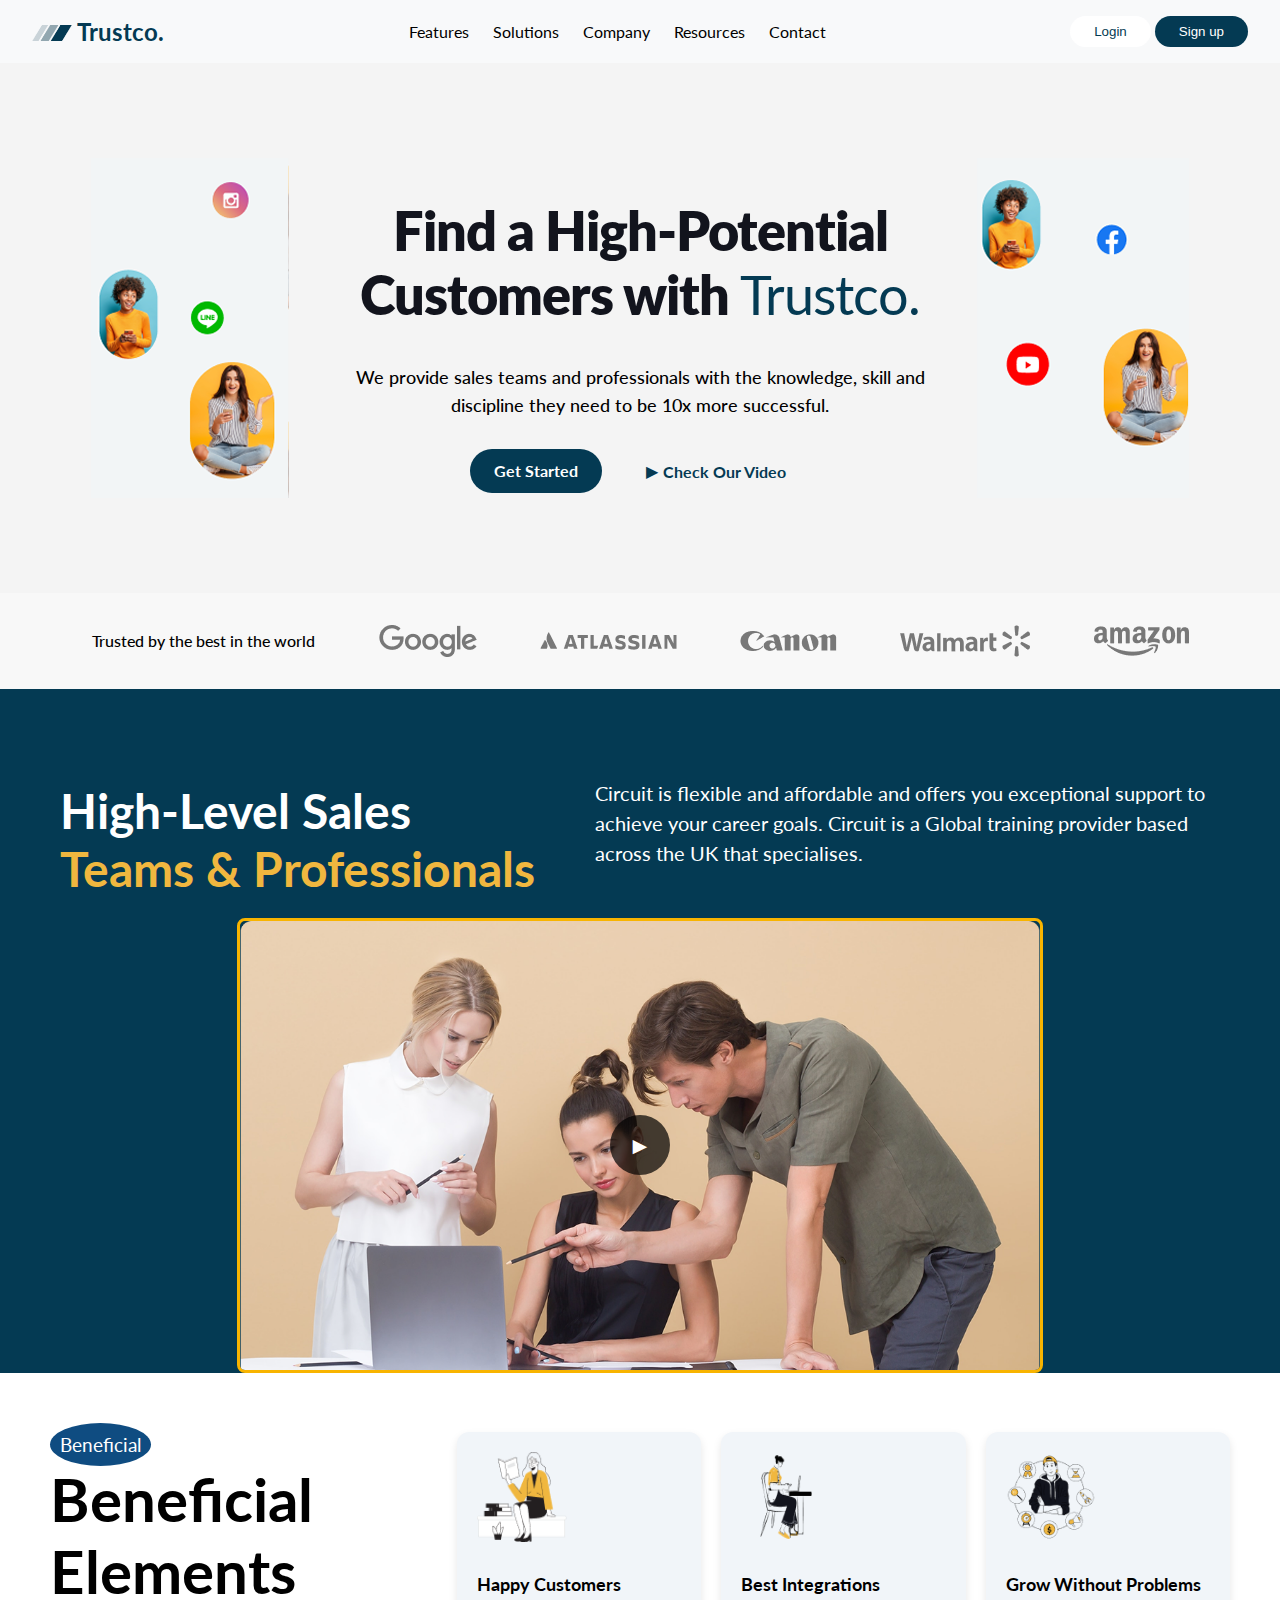
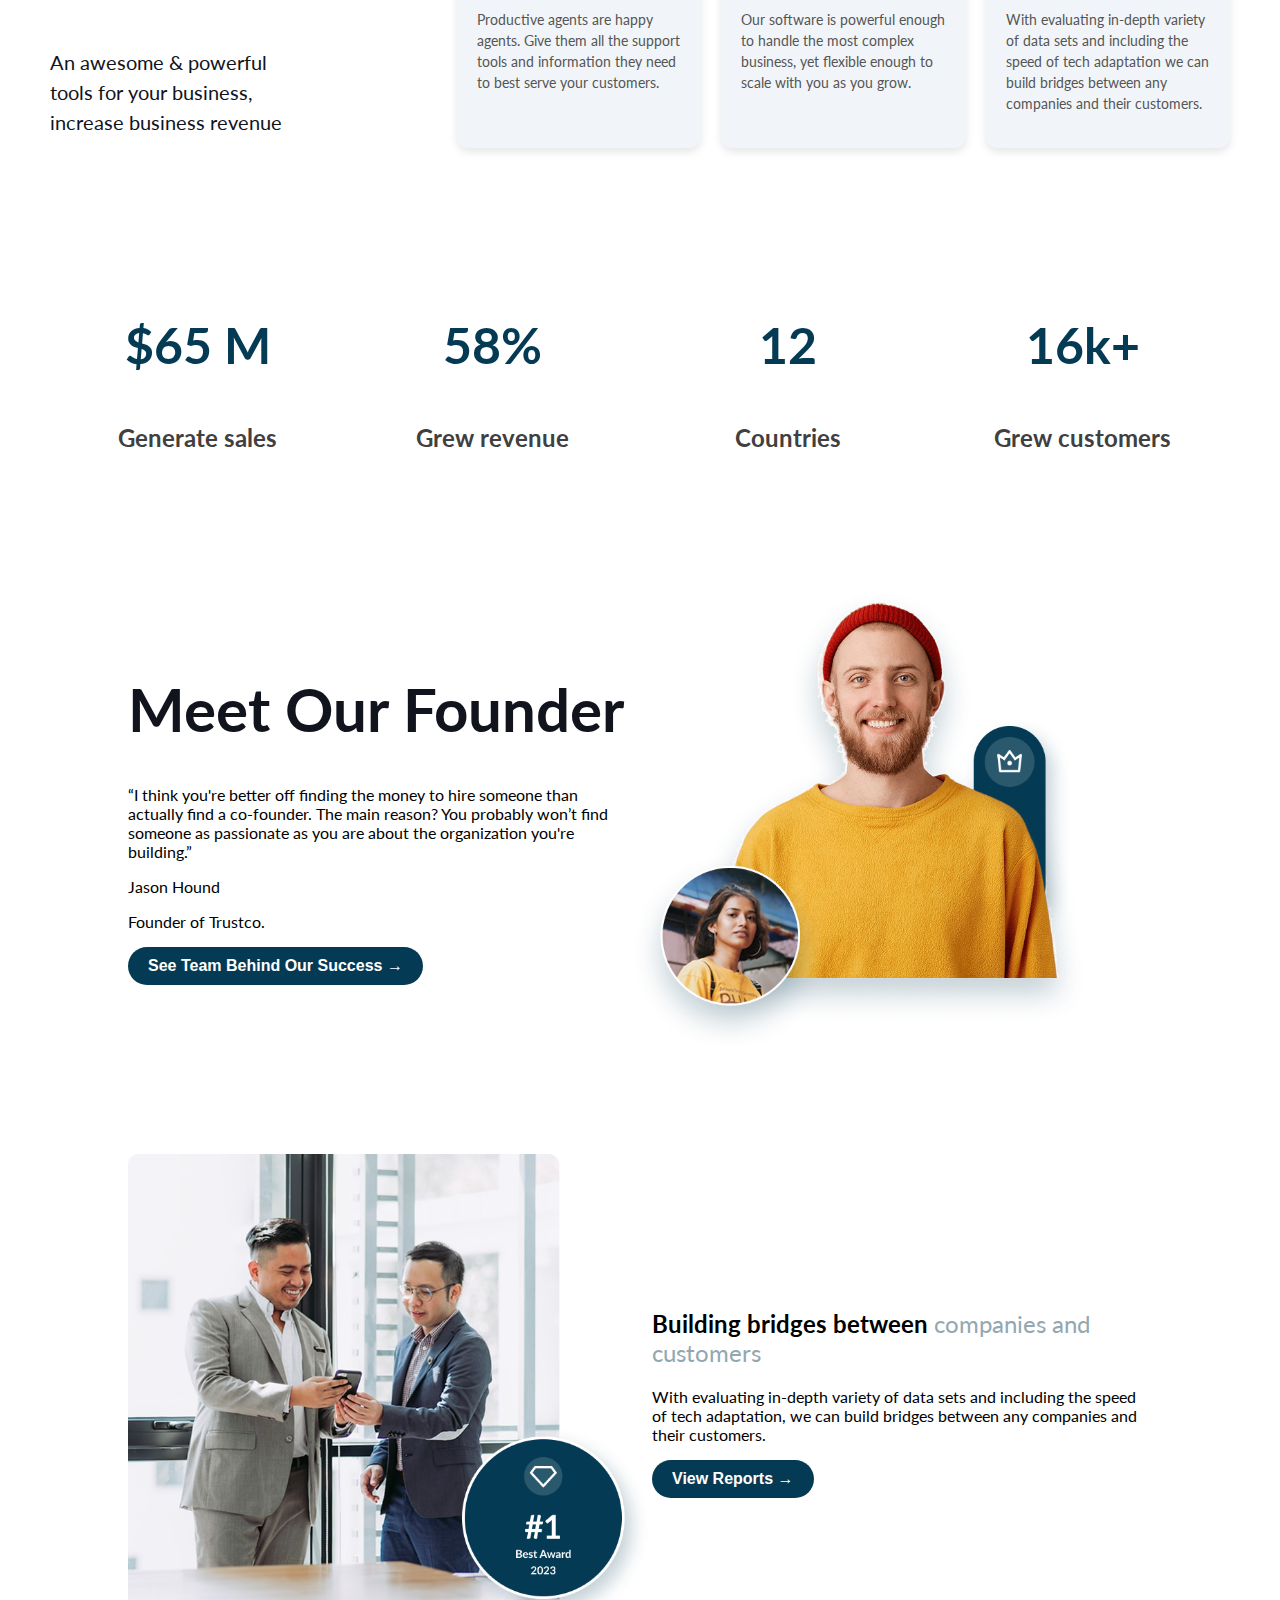
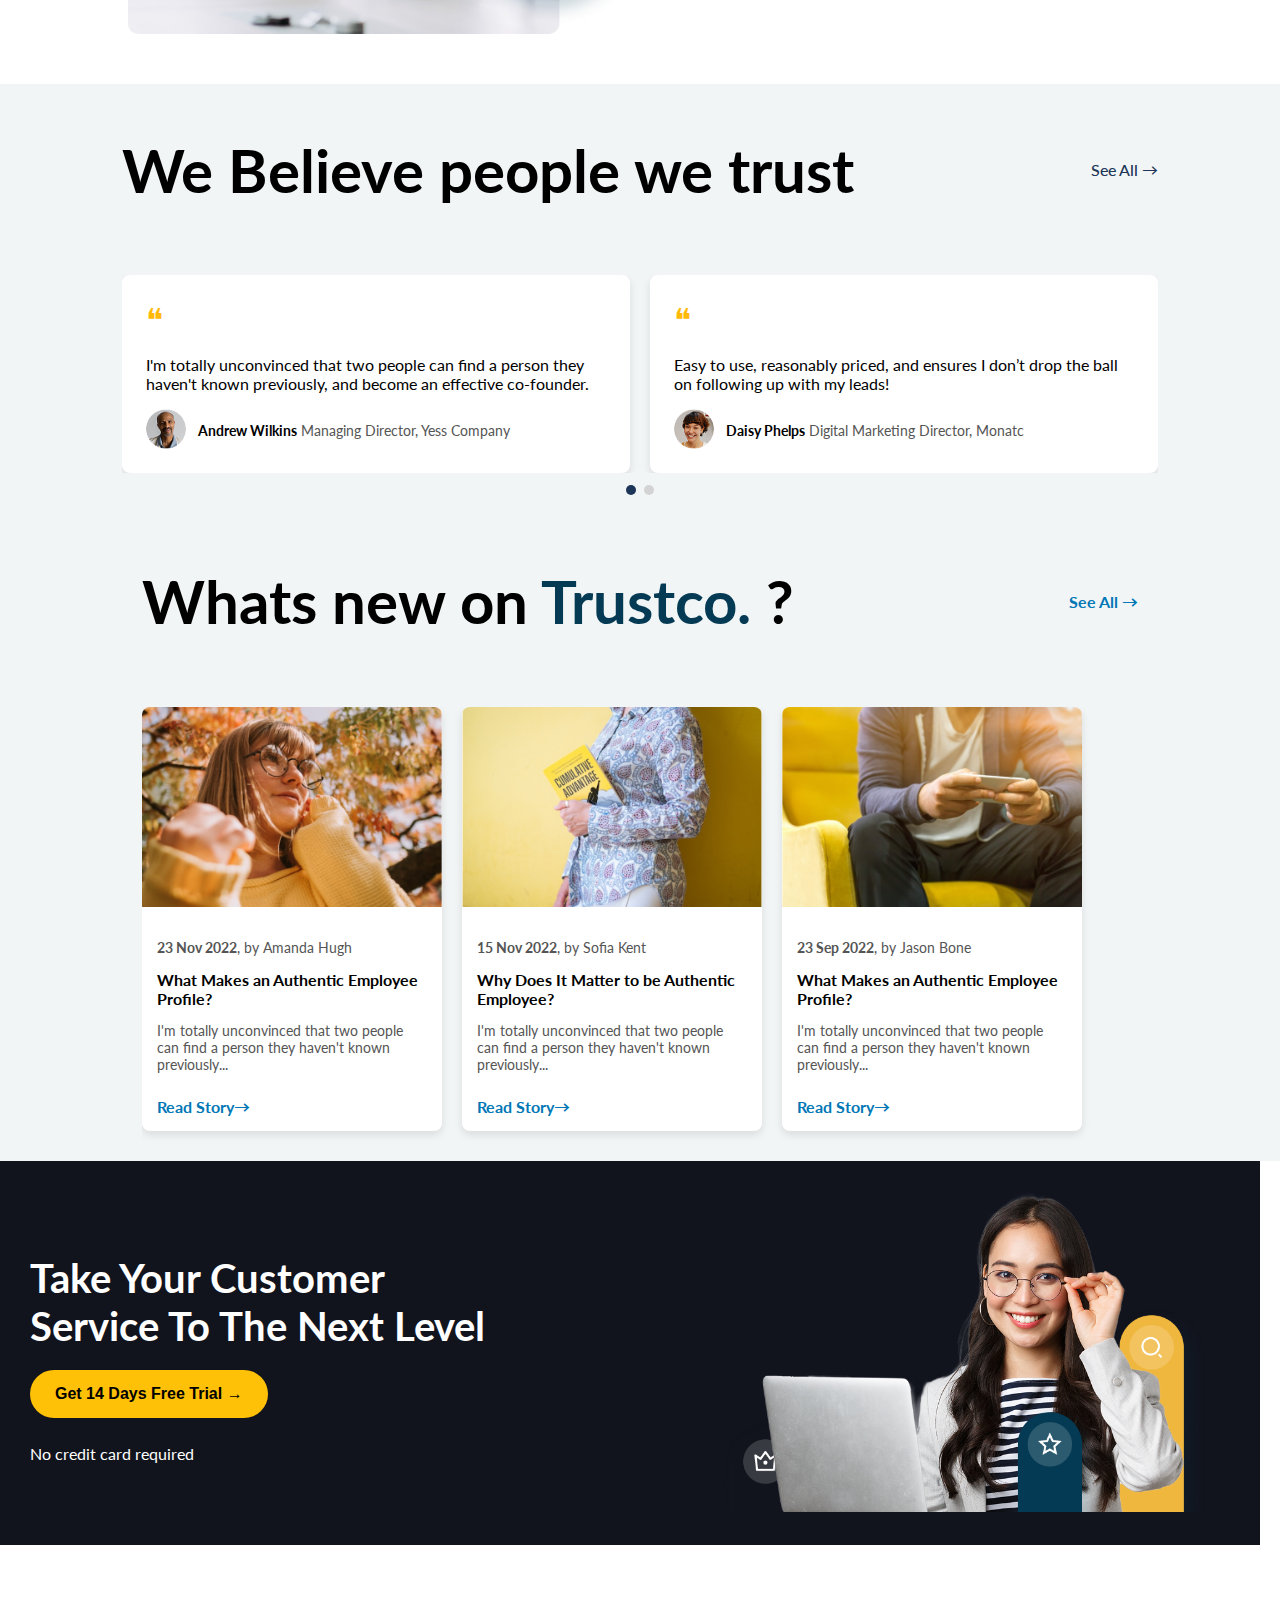
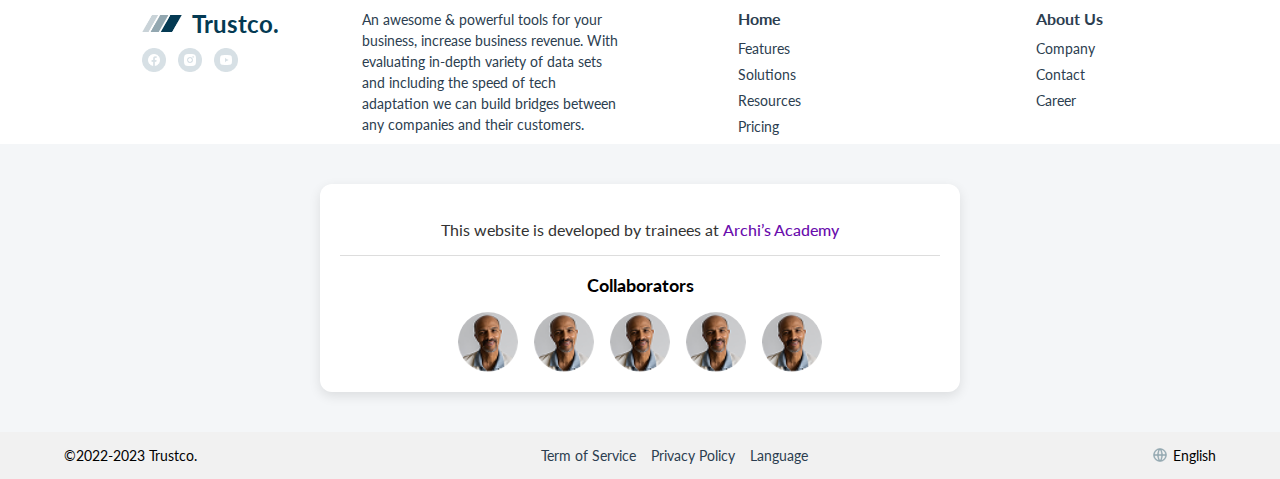
<file: index.html>
<!DOCTYPE html>
<html lang="en">
<head>
  <meta charset="UTF-8" />
  <meta name="viewport" content="width=device-width, initial-scale=1.0" />
  <link rel="stylesheet" href="./style.css" />
  <link href="https://fonts.googleapis.com/css2?family=Lato:wght@400;700&display=swap" rel="stylesheet">
  <title>Trustco Landing Page</title>
</head>
<body>
 <!-- Header Section -->
 <header class="header">
  <div class="logo">
    <a href="index.html" style="text-decoration: none;">
        <img src="./assets/img/Logo.png" alt="Trustco Logo" />
        <span>Trustco.</span>
    </a>
</div>
  <nav class="nav" id="navMenu">
      <a href="#">Features</a>
      <a href="#">Solutions</a>
      <a href="#">Company</a>
      <a href="#">Resources</a>
      <a href="contact.html">Contact</a>

      <!-- Auth buttons added inside nav for mobile view -->
      <div class="auth-buttons-mobile">
          <button class="login-btn">Login</button>
          <button class="signup-btn">Sign up</button>
      </div>
  </nav>
  <div class="auth-buttons">
      <button class="login-btn">Login</button>
      <button class="signup-btn">Sign up</button>
  </div>
  <div class="hamburger" onclick="toggleMenu()">&#9776;</div>
</header>

<div class="container-fluid">
    <section class="hero">
        <!-- Left Side Hero Image -->
        <div class="left-icons">
          <img src="./assets/img/Hero 5.png" alt="Left Hero" class="icon" />
        </div>
        
        <div class="hero-content">
          <h1>
            Find a High-Potential  <br />Customers
            with <span>Trustco.</span>
          </h1>
          <p>
            We provide sales teams and professionals with the knowledge, skill and<br />
            discipline they need to be 10x more successful.
          </p>
          <div class="cta-buttons">
            <a href="#get-started" class="btn primary-btn">Get Started</a>
            <a href="#watch-video" class="btn secondary-btn">
              <span>&#9654;</span> Check Our Video
            </a>
          </div>
        </div>
       <!--  Single Image for Mobile -->
<div class="single-mobile-image"></div>
        <!-- Right Side Hero Image -->
        <div class="right-icons">
          <img src="./assets/img/Hero 6.png" alt="Right Hero" class="icon" />
        </div>
      </section>
       <!-- Trusted By Section -->
       <section class="trusted-by">
        <div class="container">
          <div class="trusted-by-content">
            <div class="title-wrapper">
              <p class="trusted-by-content-title">Trusted by the best in the world</p>
              <div class="logos">
                <!-- For Desktop View -->
                <img src="./assets/img/Brandsfull.png" alt="Trusted Brands" class="desktop-brands" />
                <!-- For Mobile View -->
                <div class="mobile-brands">
                  <img src="./assets/img/Brands.png" alt="Trusted Brands Part 1" />
                  <img src="./assets/img/Brandsmb.png" alt="Trusted Brands Part 2" />
                </div>
              </div>
            </div>
          </div>
        </div>
      </section>
      <!--play section-->
      <section class="playSec">
        <div class="playSec-container">
          <div class="row playSec-content">
            <div class="col-6">
              <h1>High-Level Sales<br><span>Teams & Professionals</span></h1>
            </div>
            <div class="col-6">
              <p>
                Circuit is flexible and affordable and offers you exceptional support to achieve your career goals. Circuit is a Global training provider based across the UK that specialises.
              </p>
            </div>
          </div>
      
          <!-- Video Section -->
          <div class="playSec-image">
            <div class="video-wrapper">
              <img src="./assets/img/BG.png" alt="Team" />
              <div class="play-btn">&#9658;</div>
            </div>
          </div>
        </div>
      </section>
       <!-- card section-->
  <div class="container card-container">
    <div class="left-section">
      <span class="badge">Beneficial</span>
      <h1>Beneficial <br>Elements</h1>
      <p>An awesome & powerful<br/> tools for your business,<br/> increase business revenue</p>
    </div>
  
    <div class="right-section">
      <div class="card">
        <img src="./assets/img/Illust 1.png" alt="Happy Customers" />
        <h3>Happy Customers</h3>
        <p>Productive agents are happy agents. Give them all the support tools and information they need to best serve your customers.</p>
      </div>
      <div class="card">
        <img src="./assets/img/Illust 2.png" alt="Best Integrations" />
        <h3>Best Integrations</h3>
        <p>Our software is powerful enough to handle the most complex business, yet flexible enough to scale with you as you grow.</p>
      </div>
      <div class="card">
        <img src="./assets/img/Illust 3.png" alt="Grow Without Problems" />
        <h3>Grow Without Problems</h3>
        <p>With evaluating in-depth variety of data sets and including the speed of tech adaptation we can build bridges between any companies and their customers.</p>
      </div>
    </div>
  </div>
 <!-- Stats Section -->
 <section class="stats-section">
  <div class="container">
    <div class="stat-item">
      <h2>$65 M</h2>
      <span>Generate sales</span>
    </div>
    <div class="stat-item">
      <h2>58%</h2>
      <span>Grew revenue</span>
    </div>
    <div class="stat-item">
      <h2>12</h2>
      <span>Countries</span>
    </div>
    <div class="stat-item">
      <h2>16k+</h2>
      <span>Grew customers</span>
    </div>
  </div>
</section>
<section class="founder-section">
  <div class="founder-content">
      <h1>Meet Our Founder</h1>
      <p class="quotes">“I think you're better off finding the money to hire someone than actually find a co-founder. The main reason? You probably won’t find someone as passionate as you are about the organization you're building.”</p>
      <p class="founder-name">Jason Hound</p>
      <p class="founder-title">Founder of Trustco.</p>
      <button class="btn view">See Team Behind Our Success →</button>
  </div>
  <div class="founder-image">
      <img src="./assets/img/Profile.png" alt="Founder">
  </div>
</section>
<section class="bridge-section">
  <div class="bridge-image">
      <img src="./assets/img/Left Image.png" alt="Business Meeting">
  </div>
  <div class="bridge-content">
      <h2>Building bridges between <span class="highlight">companies and customers</span></h2>
      <p>With evaluating in-depth variety of data sets and including the speed of tech adaptation, we can build bridges between any companies and their customers.</p>
      <button class="btn view">View Reports →</button>
  </div>
</section>
<section class="testimonials" style="background-color: #F2F5F6;">
  <div class="containerr">
    <div class="headerr">
      <h2>We Believe people we trust</h2>
      <a href="#" class="see-all">See All →</a>
    </div>
    <div class="slider">
      <div class="slide">
        <div class="testimonial-card">
          <span class="quote">❝</span>
          <p>
            I'm totally unconvinced that two people can find a person they haven't known previously, and become an effective co-founder.
          </p>
          <div class="author">
            <img src="./assets/img/Photo.png" alt="Andrew Wilkins" />
            <div>
              <span class="name">Andrew Wilkins</span>
              <span class="title">Managing Director, Yess Company</span>
            </div>
          </div>
        </div>
      </div>
      <div class="slide">
        <div class="testimonial-card">
          <span class="quote">❝</span>
          <p>
            Easy to use, reasonably priced, and ensures I don’t drop the ball on following up with my leads!
          </p>
          <div class="author">
            <img src="./assets/img/Photo (1).png" alt="Daisy Phelps" />
            <div>
              <span class="name">Daisy Phelps</span>
              <span class="title">Digital Marketing Director, Monatc</span>
            </div>
          </div>
        </div>
      </div>
      <div class="slide">
        <div class="testimonial-card">
          <span class="quote">❝</span>
          <p>
            Easy to use, reasonably priced, and ensures I don’t drop the ball on following up with my leads!
          </p>
          <div class="author">
            <img src="./assets/img/Photo (1).png" alt="Daisy Phelps" />
            <div>
              <span class="name">Daisy Phelps</span>
              <span class="title">Digital Marketing Director, Monatc</span>
            </div>
          </div>
        </div>
      </div>
      <div class="slide">
        <div class="testimonial-card">
          <span class="quote">❝</span>
          <p>
            Easy to use, reasonably priced, and ensures I don’t drop the ball on following up with my leads!
          </p>
          <div class="author">
            <img src="./assets/img/Photo (1).png" alt="Daisy Phelps" />
            <div>
              <span class="name">Daisy Phelps</span>
              <span class="title">Digital Marketing Director, Monatc</span>
            </div>
          </div>
        </div>
      </div>
    </div>
    <div class="dots">
      <span class="dot active"></span>
      <span class="dot"></span>
    </div>
    <div class="blog-section">
      <div class="blogheader">
          <h2>Whats new on <span>Trustco.</span> ?</h2>
          <a href="#" class="blogsee-all">See All →</a>
      </div>
      
      <div class="blog-container">
          <div class="blog-card">
              <img src="./assets/img/Photo (2).png" alt="Blog 1">
              <div class="blog-content">
                  <p><strong>23 Nov 2022</strong>, by Amanda Hugh</p>
                  <h4>What Makes an Authentic Employee Profile?</h4>
                  <p>I'm totally unconvinced that two people can find a person they haven't known previously...</p>
                  <a href="#" class="read-more">Read Story</a>
              </div>
          </div>
      
          <div class="blog-card">
              <img src="./assets/img/Photo (3).png" alt="Blog 2">
              <div class="blog-content">
                  <p><strong>15 Nov 2022</strong>, by Sofia Kent</p>
                  <h4>Why Does It Matter to be Authentic Employee?</h4>
                  <p>I'm totally unconvinced that two people can find a person they haven't known previously...</p>
                  <a href="#" class="read-more">Read Story</a>
              </div>
          </div>
      
          <div class="blog-card">
              <img src="./assets/img/Photo (4).png" alt="Blog 3">
              <div class="blog-content">
                  <p><strong>23 Sep 2022</strong>, by Jason Bone</p>
                  <h4>What Makes an Authentic Employee Profile?</h4>
                  <p>I'm totally unconvinced that two people can find a person they haven't known previously...</p>
                  <a href="#" class="read-more">Read Story</a>
              </div>
          </div>
      </div>
      </div>
      
  </div>
</section>

    </div>
    <section class="banner" style="background: #12141D;">
      <div class="content">
          <h1>Take Your Customer <br> Service To The Next Level</h1>
          <button class="cta">Get 14 Days Free Trial →</button>
          <p>No credit card required</p>
      </div>
      <div class="image-container">
          <img src="./assets/img/Decorations.png" alt="Customer Service" class="main-image">
          
      </div>
  </section>
  <footer class="footer">
    <div class="footer-container">
      <div class="footer-top">
        <!-- Column 1: Logo + Social Links -->
        <div class="footer-column">
          <div class="logo">
            <img src="./assets/img/Logo.png" alt="Trustco Logo" />
            <span>Trustco.</span>
          </div>
          <div class="social-icons">
            <a href="#"><img src="./assets/img/Iconf.png" alt="Facebook" /></a>
            <a href="#"><img src="./assets/img/Iconi.png" alt="Instagram" /></a>
            <a href="#"><img src="./assets/img/Icony.png" alt="YouTube" /></a>
          </div>
        </div>
  
        <!-- Column 2: Description -->
        <div class="footer-column footer-desc">
          <p>
            An awesome & powerful tools for your business, increase business
            revenue. With evaluating in-depth variety of data sets and including
            the speed of tech adaptation we can build bridges between any
            companies and their customers.
          </p>
        </div>
  
        <!-- Column 3: Home Links -->
        <div class="footer-column">
          <h4>Home</h4>
          <ul>
            <li><a href="#">Features</a></li>
            <li><a href="#">Solutions</a></li>
            <li><a href="#">Resources</a></li>
            <li><a href="#">Pricing</a></li>
          </ul>
        </div>
  
        <!-- Column 4: About Us Links -->
        <div class="footer-column">
          <h4>About Us</h4>
          <ul>
            <li><a href="#">Company</a></li>
            <li><a href="#">Contact</a></li>
            <li><a href="#">Career</a></li>
          </ul>
        </div>
      
      </div>
    </div>
  
  </footer>
  <section class="collaborators-section">
    <div class="colcontainer">
      <p class="developer-info">
        This website is developed by trainees at 
        <a href="#" class="academy-link">Archi’s Academy</a>
      </p>
      <hr />
      <h3>Collaborators</h3>
      <div class="collaborators">
        <img src="./assets/img/Photo.png" alt="Collaborator 1" />
        <img src="./assets/img/Photo.png" alt="Collaborator 2" />
        <img src="./assets/img/Photo.png" alt="Collaborator 3" />
        <img src="./assets/img/Photo.png" alt="Collaborator 4" />
        <img src="./assets/img/Photo.png" alt="Collaborator 5" />
      </div>
    </div>
  </section>
  <div class="footer-bottom">
    <div class="footer-bottom-container">
      <span>©2022-2023 Trustco.</span>
      <div class="footer-policy">
        <a href="#">Term of Service</a>
        <a href="#">Privacy Policy</a>
        <a href="#">Language</a>
      </div>
      <div class="language">
        <img src="./assets/img/global-line.png" alt="Language" /> English
      </div>
    </div>
  </div>
    <script>
       function toggleMenu() {
    const nav = document.getElementById('navMenu');
    nav.classList.toggle('active');
  }
  let currentSlide = 0; // Declare it globally

function showSlide(index) {
  const slideWidth = window.innerWidth > 768 ? 50 : 100;
  slides.forEach((slide, i) => {
    slide.style.transform = `translateX(${(i - index) * slideWidth}%)`;
  });

  dots.forEach((dot, i) => {
    dot.classList.toggle('active', i === index);
  });

  currentSlide = index;
}

window.addEventListener('resize', () => showSlide(currentSlide));


    </script>
</body>

</html>
</file>
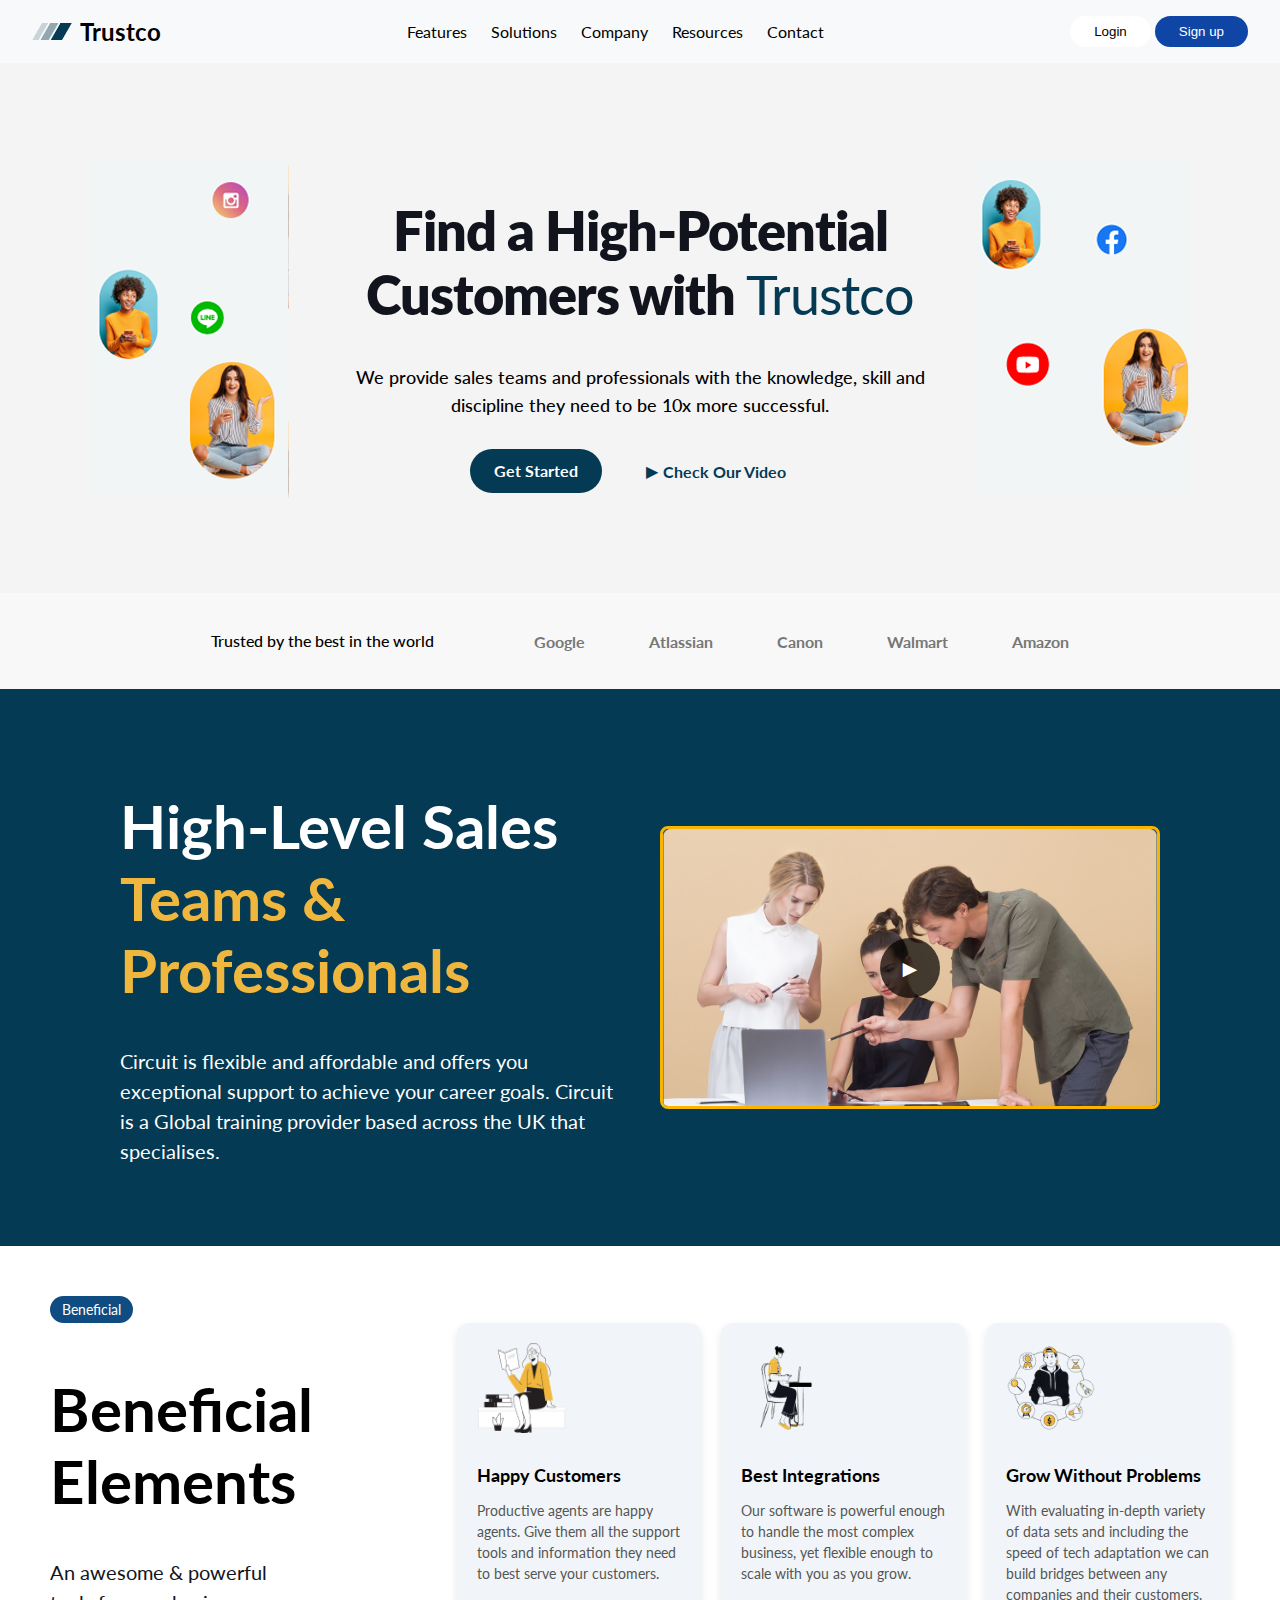
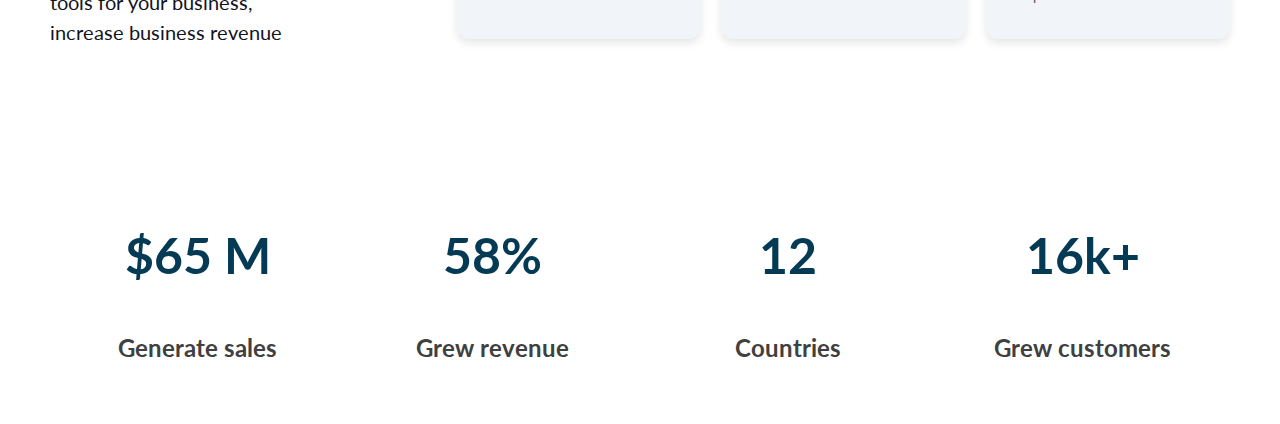
<file: assets/img/index.html>
<!DOCTYPE html>
<html lang="en">
<head>
  <meta charset="UTF-8" />
  <meta name="viewport" content="width=device-width, initial-scale=1.0" />
  <link rel="stylesheet" href="style.css" />
  <link href="https://fonts.googleapis.com/css2?family=Lato:wght@400;700&display=swap" rel="stylesheet">
  <title>Trustco Landing Page</title>
</head>
<body>
 <!-- Header Section -->
 <header class="header">
  <div class="logo">
      <img src="./img/Logo.png" alt="Trustco Logo" />
      <span>Trustco</span>
  </div>
  <nav class="nav" id="navMenu">
      <a href="#">Features</a>
      <a href="#">Solutions</a>
      <a href="#">Company</a>
      <a href="#">Resources</a>
      <a href="#">Contact</a>

      <!-- Auth buttons added inside nav for mobile view -->
      <div class="auth-buttons-mobile">
          <button class="login-btn">Login</button>
          <button class="signup-btn">Sign up</button>
      </div>
  </nav>
  <div class="auth-buttons">
      <button class="login-btn">Login</button>
      <button class="signup-btn">Sign up</button>
  </div>
  <div class="hamburger" onclick="toggleMenu()">&#9776;</div>
</header>

<!-- Hero Section -->
<div class="container-fluid">
    <section class="hero">
        <!-- Left Side Hero Image -->
        <div class="left-icons">
          <img src="./img/Hero 5.png" alt="Left Hero" class="icon" />
        </div>
        
        <div class="hero-content">
          <h1>
            Find a High-Potential  <br />Customers
            with <span>Trustco</span>
          </h1>
          <p>
            We provide sales teams and professionals with the knowledge, skill and<br />
            discipline they need to be 10x more successful.
          </p>
          <div class="cta-buttons">
            <a href="#get-started" class="btn primary-btn">Get Started</a>
            <a href="#watch-video" class="btn secondary-btn">
              <span>&#9654;</span> Check Our Video
            </a>
          </div>
        </div>
      
        <!-- Right Side Hero Image -->
        <div class="right-icons">
          <img src="./img/Hero 6.png" alt="Right Hero" class="icon" />
        </div>
      </section>
      <!-- Trusted By Section -->
      <section class="trusted-by">
        <div class="container">
          <div class="trusted-by-content">
            <p class="title">Trusted by the best in the world</p>
            <div class="logos">
              <p>Google</p>
              <p>Atlassian</p>
              <p>Canon</p>
              <p>Walmart</p>
              <p>Amazon</p>
            </div>
          </div>
        </div>
        
      </section>
      
  
  <!-- Hero Section -->
  <section class="playSec">
    <div class="row">
      <div class="playSec-content">
        <h1>High-Level Sales<br><span>Teams & Professionals</span></h1>
        <p>Circuit is flexible and affordable and offers you exceptional support to achieve your career goals. Circuit is a Global training provider based across the UK that specialises.</p>
      </div>
    </div>
   
    
    <div class="playSec-image">
      <div class="video-wrapper">
        <img src="./img/BG.png" alt="Team" />
        <div class="play-btn">
          &#9658;
        </div>
      </div>
    </div>
  </section>
  <!-- card section-->
  <div class="container card-container">
    <div class="left-section">
      <span class="badge">Beneficial</span>
      <h1>Beneficial <br>Elements</h1>
      <p>An awesome & powerful<br/> tools for your business,<br/> increase business revenue</p>
    </div>
  
    <div class="right-section">
      <div class="card">
        <img src="./img/Illust 1.png" alt="Happy Customers" />
        <h3>Happy Customers</h3>
        <p>Productive agents are happy agents. Give them all the support tools and information they need to best serve your customers.</p>
      </div>
      <div class="card">
        <img src="./img/Illust 2.png" alt="Best Integrations" />
        <h3>Best Integrations</h3>
        <p>Our software is powerful enough to handle the most complex business, yet flexible enough to scale with you as you grow.</p>
      </div>
      <div class="card">
        <img src="./img/Illust 3.png" alt="Grow Without Problems" />
        <h3>Grow Without Problems</h3>
        <p>With evaluating in-depth variety of data sets and including the speed of tech adaptation we can build bridges between any companies and their customers.</p>
      </div>
    </div>
  </div>

  <!-- Stats Section -->
<section class="stats-section">
  <div class="container">
    <div class="stat-item">
      <h2>$65 M</h2>
      <span>Generate sales</span>
    </div>
    <div class="stat-item">
      <h2>58%</h2>
      <span>Grew revenue</span>
    </div>
    <div class="stat-item">
      <h2>12</h2>
      <span>Countries</span>
    </div>
    <div class="stat-item">
      <h2>16k+</h2>
      <span>Grew customers</span>
    </div>
  </div>
</section>


</div>
<script>
  function toggleMenu() {
    const nav = document.getElementById('navMenu');
    nav.classList.toggle('active');
  }
</script>
</body>
</html>
</file>
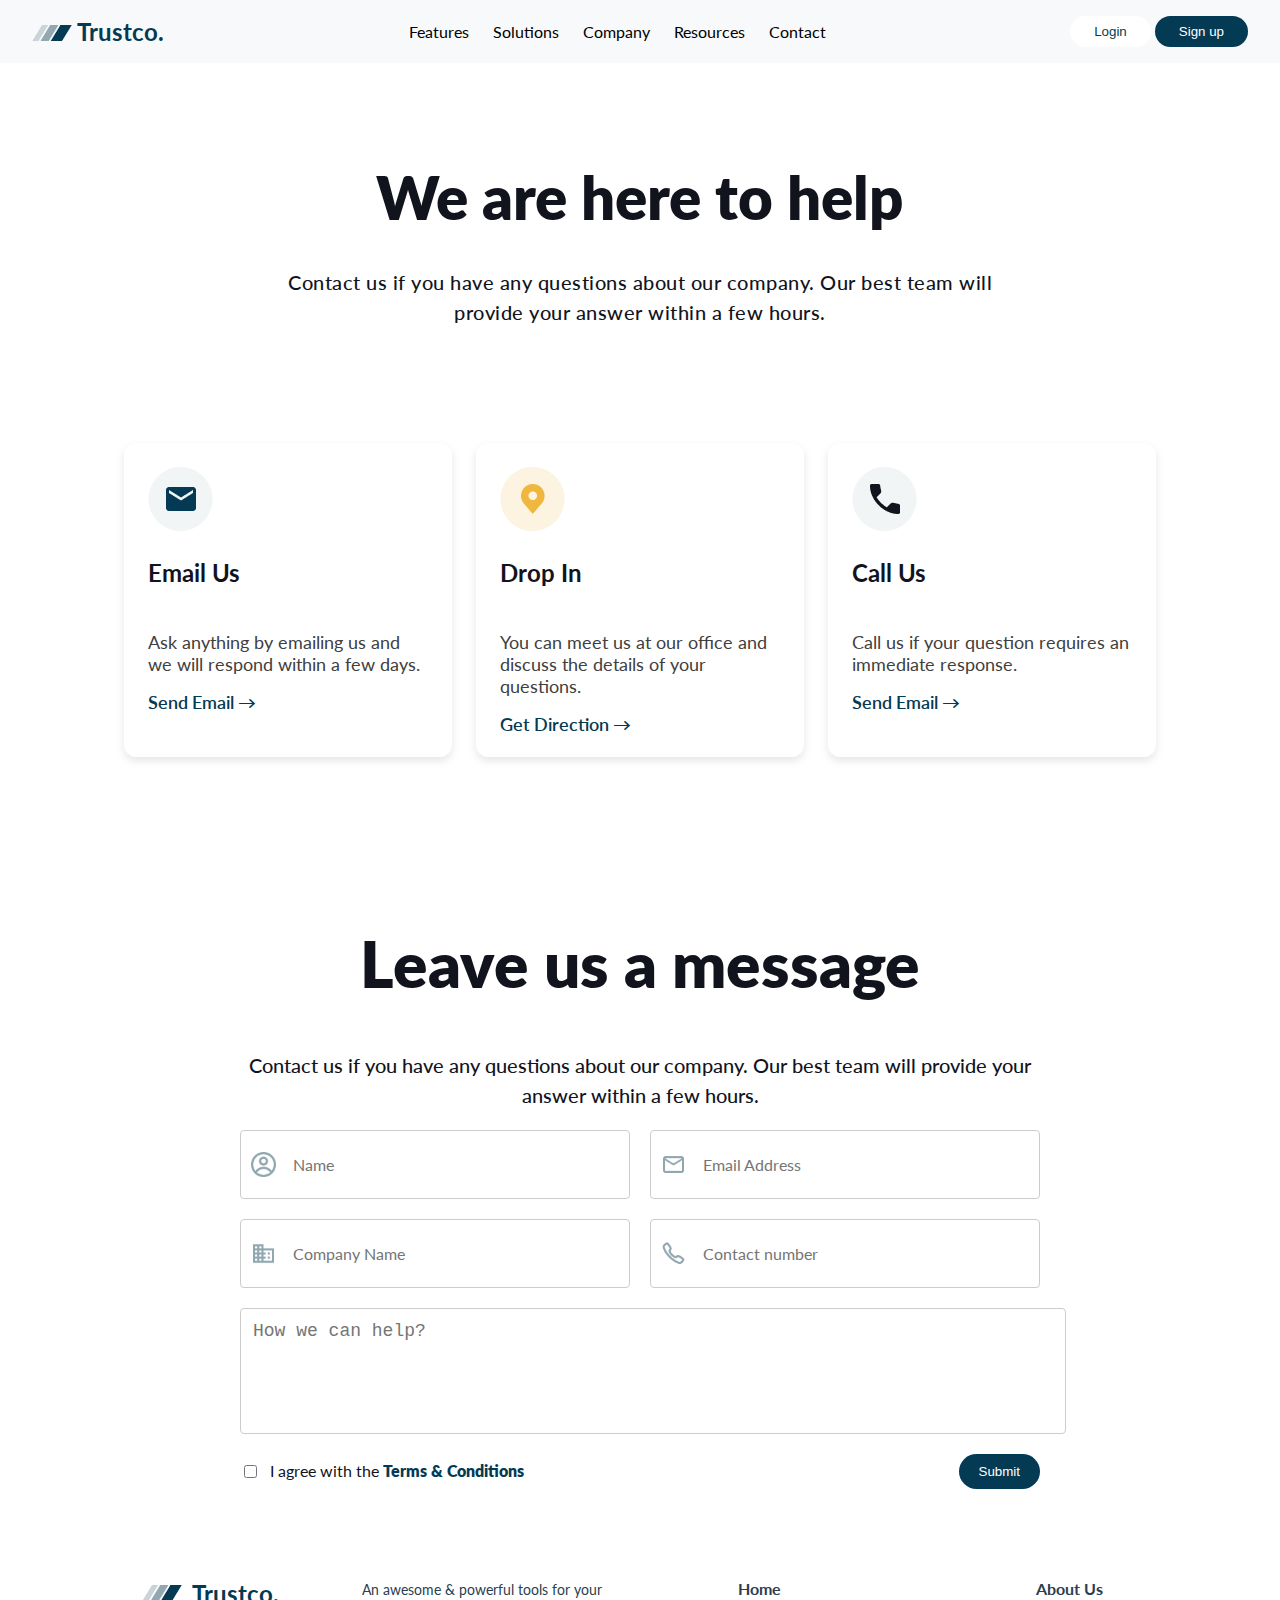
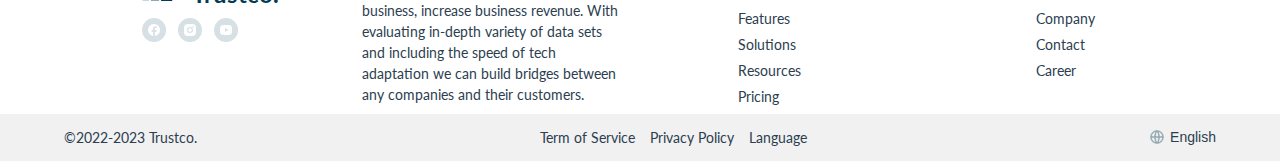
<file: contact.html>
<!DOCTYPE html>
<html lang="en">
<head>
    <meta charset="UTF-8">
    <meta name="viewport" content="width=device-width, initial-scale=1.0">
    <link rel="stylesheet" href="contact.css" />
    <link href="https://fonts.googleapis.com/css2?family=Lato:wght@400;700&display=swap" rel="stylesheet">
    <title>Landing Home</title>
</head>
<body>
    <!-- Header Section -->
    <header class="header">
      <div class="logo">
        <a href="index.html" style="text-decoration: none;">
            <img src="./assets/img/Logo.png" alt="Trustco Logo" />
            <span>Trustco.</span>
        </a>
    </div>
        <nav class="nav" id="navMenu">
            <a href="#">Features</a>
            <a href="#">Solutions</a>
            <a href="#">Company</a>
            <a href="#">Resources</a>
            <a href="#">Contact</a>
    
            <!-- Auth buttons added inside nav for mobile view -->
            <div class="auth-buttons-mobile">
                <button class="login-btn">Login</button>
                <button class="signup-btn">Sign up</button>
            </div>
        </nav>
        <div class="auth-buttons">
            <button class="login-btn">Login</button>
            <button class="signup-btn">Sign up</button>
        </div>
        <div class="hamburger" onclick="toggleMenu()">&#9776;</div>
    </header>
  
  <!-- Hero Section -->
  <section class="hero">
    <h1>We are here to help</h1>
    <p>
      Contact us if you have any questions about our company. Our best team will <br>provide your answer within a few hours.
    </p>
  </section>
  
  <!-- Contact Cards Section -->
  <section class="inqury-section">
    <div class="card">
      <div class="icon">
        <img src="./assets/img/Email.png" alt=""/>
      </div>
      <h3>Email Us</h3>
      <p>Ask anything by emailing us and we will respond within a few days.</p>
      <a href="#" class="link">Send Email →</a>
    </div>
    
    <div class="card">
      <div class="icon">
        <img src="./assets/img/Location.png" alt=""/>
      </div>
      <h3>Drop In</h3>
      <p>You can meet us at our office and discuss the details of your questions.</p>
      <a href="#" class="link">Get Direction →</a>
    </div>
    
    <div class="card">
      <div class="icon">
        <img src="./assets/img/Call.png" alt=""/>
      </div>
      <h3>Call Us</h3>
      <p>Call us if your question requires an immediate response.</p>
      <a href="#" class="link">Send Email →</a>
    </div>
  </section>

 <!-- contact form -->
 <div class="contact-section">
    <h2>Leave us a message</h2>
    <p>Contact us if you have any questions about our company. Our best team will provide your answer within a few hours.</p>
    
    <form class="contact-form">
      <div class="input-row">
        <div class="input-group">
            <img src="./assets/img/Group.png" alt="User" class="icon1"/>
          <input type="text" placeholder="Name" required>
     
        </div>
        <div class="input-group">
            <img src="./assets/img/material-symbols_mail-outline.png" alt="Email" class="icon1">
          <input type="email" placeholder="Email Address" required>
        
        </div>
      </div>
  
      <div class="input-row">
        <div class="input-group">
            <img src="./assets/img/mdi_company.png" alt="Company" class="icon1">
          <input type="text" placeholder="Company Name" required>
       
        </div>
        <div class="input-group">
            <img src="./assets/img/ion_call-outline.png" alt="Phone" class="icon1">
          <input type="tel" placeholder="Contact number" required>
         
        </div>
      </div>
  
      <textarea placeholder="How we can help?" required></textarea>
  
      <div class="form-footer">
        <div class="checkbox-group">
          <input type="checkbox" id="terms" required>
          <label for="terms">I agree with the <a href="#">Terms & Conditions</a></label>
        </div>
        <button type="submit">Submit</button>
      </div>
    </form>
  </div>
  

  <footer class="footer">
    <div class="footer-container">
      <div class="footer-top">
        <!-- Column 1: Logo + Social Links -->
        <div class="footer-column">
          <div class="logo">
            <img src="./assets/img/Logo.png" alt="Trustco Logo" />
            <span>Trustco.</span>
          </div>
          <div class="social-icons">
            <a href="#"><img src="./assets/img/Iconf.png" alt="Facebook" /></a>
            <a href="#"><img src="./assets/img/Iconi.png" alt="Instagram" /></a>
            <a href="#"><img src="./assets/img/Icony.png" alt="YouTube" /></a>
          </div>
        </div>
  
        <!-- Column 2: Description -->
        <div class="footer-column footer-desc">
          <p>
            An awesome & powerful tools for your business, increase business
            revenue. With evaluating in-depth variety of data sets and including
            the speed of tech adaptation we can build bridges between any
            companies and their customers.
          </p>
        </div>
  
        <!-- Column 3: Home Links -->
        <div class="footer-column">
          <h4>Home</h4>
          <ul>
            <li><a href="#">Features</a></li>
            <li><a href="#">Solutions</a></li>
            <li><a href="#">Resources</a></li>
            <li><a href="#">Pricing</a></li>
          </ul>
        </div>
  
        <!-- Column 4: About Us Links -->
        <div class="footer-column">
          <h4>About Us</h4>
          <ul>
            <li><a href="#">Company</a></li>
            <li><a href="#">Contact</a></li>
            <li><a href="#">Career</a></li>
          </ul>
        </div>
      </div>
    </div>
  
    <!-- Footer Bottom -->
    <div class="footer-bottom">
      <div class="footer-bottom-container">
        <span>©2022-2023 Trustco.</span>
        <div class="footer-policy">
          <a href="#">Term of Service</a>
          <a href="#">Privacy Policy</a>
          <a href="#">Language</a>
        </div>
        <div class="language">
          <img src="./assets/img/global-line.png" alt="Language" /> English
        </div>
      </div>
    </div>
  </footer>
  
  
  
  

  <script>
    function toggleMenu() {
      const nav = document.getElementById('navMenu');
      nav.classList.toggle('active');
    }
  </script>
  
</body>
</html>
</file>
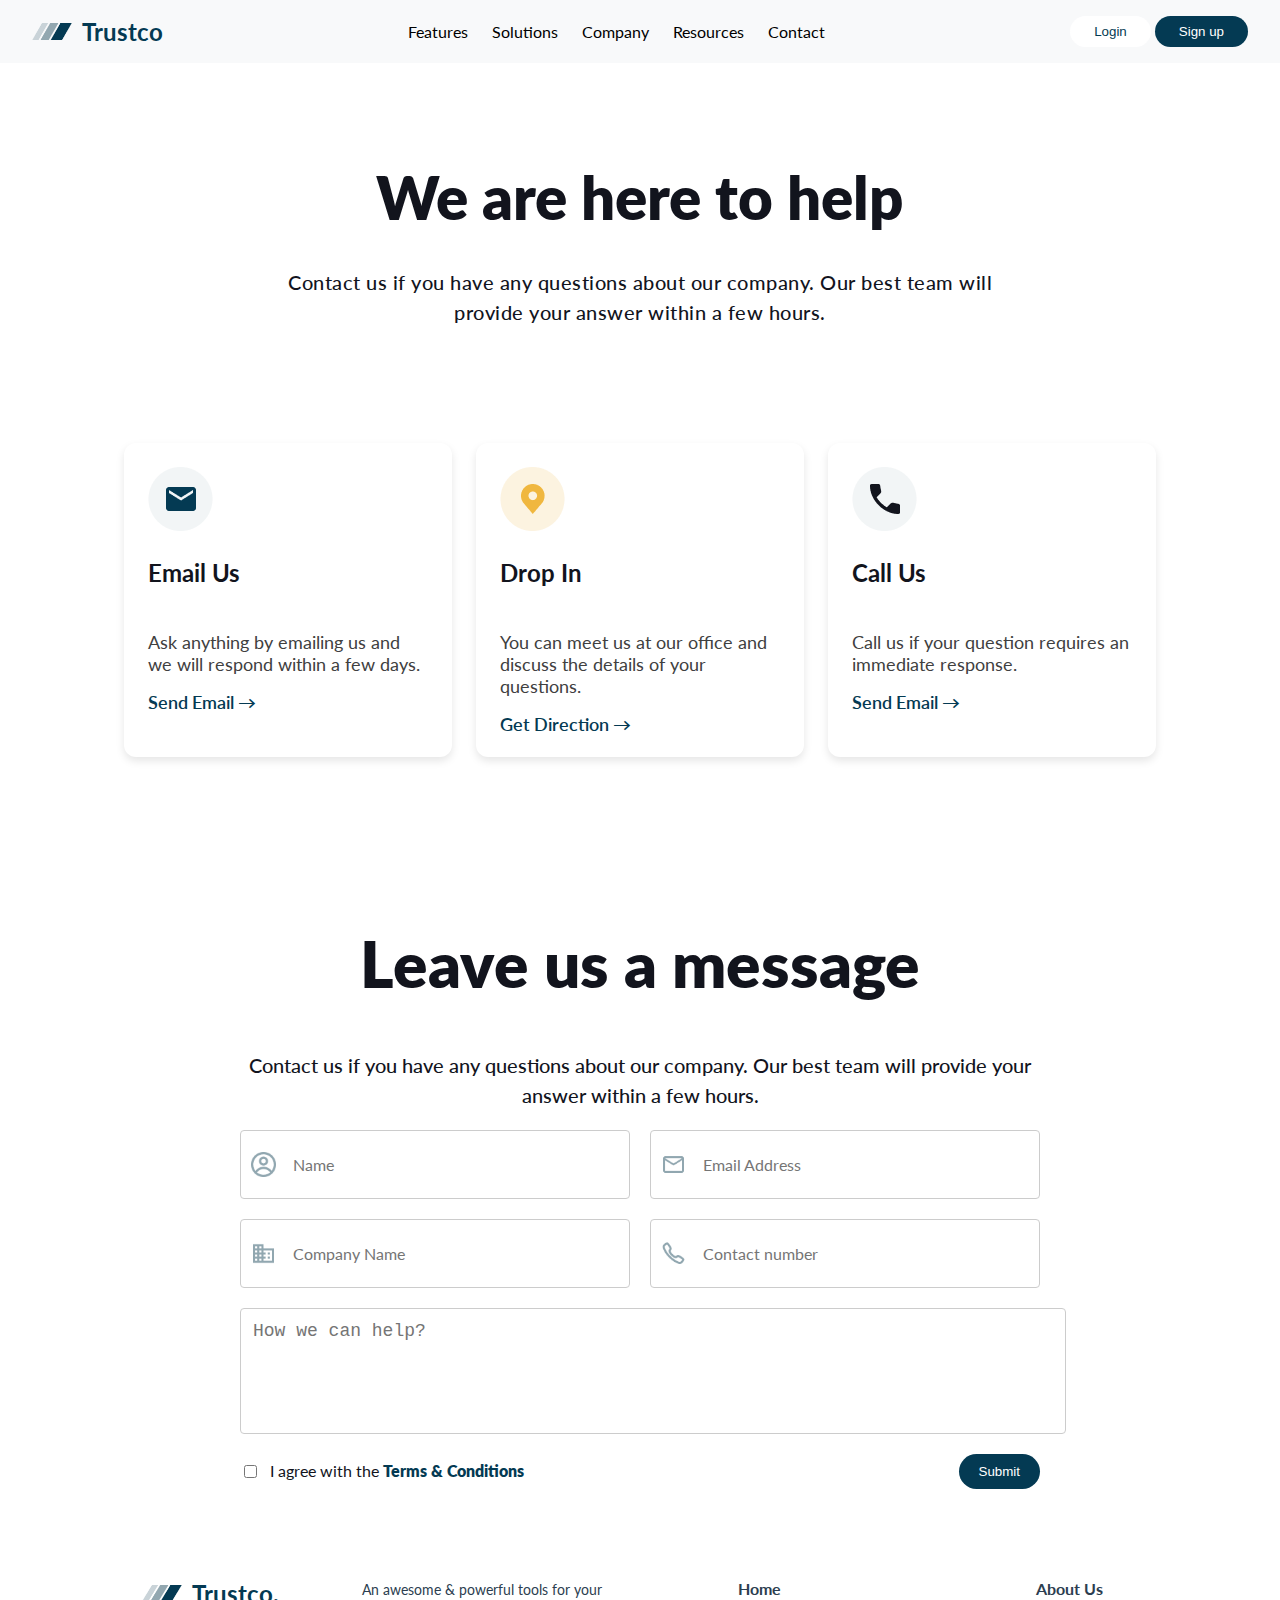
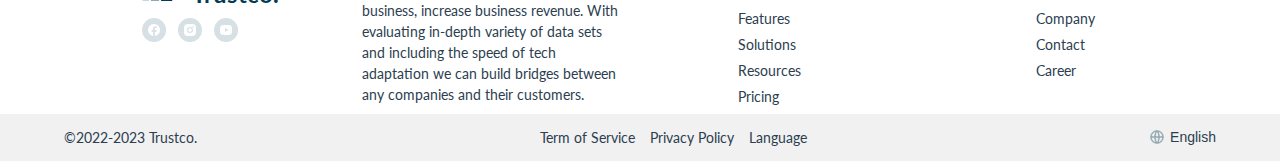
<file: assets/img/LandingHome.html>
<!DOCTYPE html>
<html lang="en">
<head>
    <meta charset="UTF-8">
    <meta name="viewport" content="width=device-width, initial-scale=1.0">
    <link rel="stylesheet" href="style1.css" />
    <link href="https://fonts.googleapis.com/css2?family=Lato:wght@400;700&display=swap" rel="stylesheet">
    <title>Landing Home</title>
</head>
<body>
    <!-- Header Section -->
    <header class="header">
        <div class="logo">
            <img src="./img/Logo.png" alt="Trustco Logo" />
            <span>Trustco</span>
        </div>
        <nav class="nav" id="navMenu">
            <a href="#">Features</a>
            <a href="#">Solutions</a>
            <a href="#">Company</a>
            <a href="#">Resources</a>
            <a href="#">Contact</a>
    
            <!-- Auth buttons added inside nav for mobile view -->
            <div class="auth-buttons-mobile">
                <button class="login-btn">Login</button>
                <button class="signup-btn">Sign up</button>
            </div>
        </nav>
        <div class="auth-buttons">
            <button class="login-btn">Login</button>
            <button class="signup-btn">Sign up</button>
        </div>
        <div class="hamburger" onclick="toggleMenu()">&#9776;</div>
    </header>
  
  <!-- Hero Section -->
  <section class="hero">
    <h1>We are here to help</h1>
    <p>
      Contact us if you have any questions about our company. Our best team will <br>provide your answer within a few hours.
    </p>
  </section>
  
  <!-- Contact Cards Section -->
  <section class="inqury-section">
    <div class="card">
      <div class="icon">
        <img src="./img/Email.png" alt=""/>
      </div>
      <h3>Email Us</h3>
      <p>Ask anything by emailing us and we will respond within a few days.</p>
      <a href="#" class="link">Send Email →</a>
    </div>
    
    <div class="card">
      <div class="icon">
        <img src="./img/Location.png" alt=""/>
      </div>
      <h3>Drop In</h3>
      <p>You can meet us at our office and discuss the details of your questions.</p>
      <a href="#" class="link">Get Direction →</a>
    </div>
    
    <div class="card">
      <div class="icon">
        <img src="./img/Call.png" alt=""/>
      </div>
      <h3>Call Us</h3>
      <p>Call us if your question requires an immediate response.</p>
      <a href="#" class="link">Send Email →</a>
    </div>
  </section>

 <!-- contact form -->
 <div class="contact-section">
    <h2>Leave us a message</h2>
    <p>Contact us if you have any questions about our company. Our best team will provide your answer within a few hours.</p>
    
    <form class="contact-form">
      <div class="input-row">
        <div class="input-group">
            <img src="./img/Group.png" alt="User" class="icon1"/>
          <input type="text" placeholder="Name" required>
     
        </div>
        <div class="input-group">
            <img src="./img/material-symbols_mail-outline.png" alt="Email" class="icon1">
          <input type="email" placeholder="Email Address" required>
        
        </div>
      </div>
  
      <div class="input-row">
        <div class="input-group">
            <img src="./img/mdi_company.png" alt="Company" class="icon1">
          <input type="text" placeholder="Company Name" required>
       
        </div>
        <div class="input-group">
            <img src="./img/ion_call-outline.png" alt="Phone" class="icon1">
          <input type="tel" placeholder="Contact number" required>
         
        </div>
      </div>
  
      <textarea placeholder="How we can help?" required></textarea>
  
      <div class="form-footer">
        <div class="checkbox-group">
          <input type="checkbox" id="terms" required>
          <label for="terms">I agree with the <a href="#">Terms & Conditions</a></label>
        </div>
        <button type="submit">Submit</button>
      </div>
    </form>
  </div>
  

  <footer class="footer">
    <div class="footer-container">
      <div class="footer-top">
        <!-- Column 1: Logo + Social Links -->
        <div class="footer-column">
          <div class="logo">
            <img src="./img/Logo.png" alt="Trustco Logo" />
            <span>Trustco.</span>
          </div>
          <div class="social-icons">
            <a href="#"><img src="./img/Iconf.png" alt="Facebook" /></a>
            <a href="#"><img src="./img/Iconi.png" alt="Instagram" /></a>
            <a href="#"><img src="./img/Icony.png" alt="YouTube" /></a>
          </div>
        </div>
  
        <!-- Column 2: Description -->
        <div class="footer-column footer-desc">
          <p>
            An awesome & powerful tools for your business, increase business
            revenue. With evaluating in-depth variety of data sets and including
            the speed of tech adaptation we can build bridges between any
            companies and their customers.
          </p>
        </div>
  
        <!-- Column 3: Home Links -->
        <div class="footer-column">
          <h4>Home</h4>
          <ul>
            <li><a href="#">Features</a></li>
            <li><a href="#">Solutions</a></li>
            <li><a href="#">Resources</a></li>
            <li><a href="#">Pricing</a></li>
          </ul>
        </div>
  
        <!-- Column 4: About Us Links -->
        <div class="footer-column">
          <h4>About Us</h4>
          <ul>
            <li><a href="#">Company</a></li>
            <li><a href="#">Contact</a></li>
            <li><a href="#">Career</a></li>
          </ul>
        </div>
      </div>
    </div>
  
    <!-- Footer Bottom -->
    <div class="footer-bottom">
      <div class="footer-bottom-container">
        <span>©2022-2023 Trustco.</span>
        <div class="footer-policy">
          <a href="#">Term of Service</a>
          <a href="#">Privacy Policy</a>
          <a href="#">Language</a>
        </div>
        <div class="language">
          <img src="./img/global-line.png" alt="Language" /> English
        </div>
      </div>
    </div>
  </footer>
  
  
  
  

  <script>
    function toggleMenu() {
      const nav = document.getElementById('navMenu');
      nav.classList.toggle('active');
    }
  </script>
  
</body>
</html>
</file>
<file: style.css>
body {
  font-family: 'Lato', sans-serif;
    margin: 0;
    padding: 0;
    box-sizing: border-box;
  }
  
  h1, h2, h3, h4, h5, h6 {
  font-family: 'Lato', sans-serif;
  font-weight: 700;
}

p, a, span {
  font-family: 'Lato', sans-serif;
  font-weight: 400;
}
  
  .container {
    display: flex;
    justify-content: space-between;
    align-items: center;
  }
  
   /* Header Section */
   .header {
    display: flex;
    justify-content: space-between;
    align-items: center;
    padding: 1rem 2rem;
    background-color: #f8f9fa;
    position: relative;
  }
  
  .logo {
    display: flex;
    align-items: center;
    gap: 0.5rem;
  }
  
  .logo img {
    width: 40px; /* Adjust size as needed */
    height: auto;
  }
  
  .logo span {
    font-size: 1.5rem;
    font-weight: bold;
    color: #043A53
  }
  
  
  /* Navigation */
  .nav {
    display: flex;
    gap: 1.5rem;
  }
  
  .nav a {
    text-decoration: none;
    color: #000;
    font-size: 1rem;
    transition: color 0.3s ease;
  }
  
  .nav a:hover {
    color: #043A53;
  }
  
  /* Auth Buttons */
  .auth-buttons button {
    padding: 0.5rem 1.5rem;
    border: none;
    border-radius: 20px;
    cursor: pointer;
    transition: background 0.3s ease;
  }
  
  .login-btn {
    background-color: #fff;
    border: 1px solid #ccc;
    color: #043A53;
  }
  
  .signup-btn {
    background-color: #043A53;
    color: #fff;
  }
  
  /* Hamburger Icon */
  .hamburger {
    display: none;
    font-size: 2rem;
    cursor: pointer;
  }
/* Hero Section */
.hero {
    display: flex;
    justify-content: center;
    align-items: center;
    background-color: #f4f4f4;
    text-align: center;
    position: relative;
    width: 1440;
height: 700;
gap: 10px;
padding-top: 100px;
padding-right: 120px;
padding-bottom: 100px;
padding-left: 120px;

  }
  
  /* Hero Content */
  .hero-content {
    max-width: 600px;
    z-index: 2;
  }
  
  /* Hero Heading */
  .hero-content h1 {
    color: #12141D;
    font-family: Lato;
    font-weight: 800;
    font-size: 54px;
    line-height: 64px;
    letter-spacing: -1px;
    text-align: center;
  }
  .hero-content h1 span{
    color: #043A53;
  }
  /* Hero Paragraph */
  .hero-content p {
    font-family: Lato;
    font-weight: 500;
    font-size: 18px;
    line-height: 28px;
    text-align: center;
    margin-bottom: 30px;
  }
  
  /* Left and Right Icons */
  .left-icons,
  .right-icons {
    position: absolute;
    top: 50%;
    transform: translateY(-50%);
    display: flex;
    flex-direction: column;
    gap: 10px;
  }
  
  .left-icons {
    left: 7%;
  }
  
  .right-icons {
    right: 7%;
  }
  
  .icon {
    width: 200;
height: 340;
    transition: transform 0.3s ease, opacity 0.3s ease;
  }
  
  /* Hover effect */
  .icon:hover {
    transform: scale(1.1);
    opacity: 0.9;
  }
  
  /* CTA Buttons */
  .cta-buttons {
    display: flex;
    justify-content: center;
    gap: 20px;
  }
  
  .btn {
    padding: 12px 24px;
    border-radius: 25px;
    text-decoration: none;
    font-size: 16px;
    font-weight: bold;
    transition: background-color 0.3s ease;
  }
  
  .primary-btn {
    background-color: #043A53;
    color: #fff;
  }
  
  .primary-btn:hover {
    background-color: #043A53;
  }
  
  .secondary-btn {
    background-color: transparent;
    color: #043A53;
    display: flex;
    align-items: center;
    gap: 5px;
  }
  
  .secondary-btn:hover {
    background-color: #043A53;
    color: #fff;
  }
  .single-mobile-image {
    display: none;
  }
    /* trusted-by Section */
  
    .trusted-by {
      padding: 20px 40px;
      background-color: #f8f8f8;
      display: flex;
      justify-content: center;
    }
    
    .trusted-by-content {
      width: 100%;
      max-width: 1200px;
    }
    
    .title-wrapper {
      display: flex;
      align-items: center;
      justify-content: space-between;
      gap: 64px;
      width: 100%;
    }
    
    .trusted-by-content-title {
      font-family: Lato;
      font-weight: 500;
      font-size: 16px;
      line-height: 24px;
      color: #000;
      white-space: nowrap; /* Prevents text wrapping */
    }
    
    .logos img {
      max-width: 100%;
      height: auto;
      object-fit: contain;
    }
    
    /* Desktop View */
    .desktop-brands {
      display: block;
    }
    
    .mobile-brands {
      display: none;
      gap: 10px;
    }
    
    /* Mobile View */
    @media (max-width: 768px) {
      .title-wrapper {
        flex-direction: column;
        align-items: center;
        gap: 10px;
      }
    
      .desktop-brands {
        display: none;
      }
    
      .mobile-brands {
        display: flex;
        justify-content: center;
        flex-direction: column;
        align-items: center;
        gap: 20px;
      }
    }
    
  /* playSec Section */
  .playSec {
    padding: 60px;
    background-color: #043A53;
    color: #ffffff;
    padding-bottom: 0px;
  }
  
  .playSec-container {
    max-width: 1200px;
    width: 100%;
  }
  
  .playSec-content {
    display: flex;
    align-items: center;
    justify-content: space-between;
    gap: 60px; 
    margin-bottom: 20px; 
  }
  
  /* Heading Styling */
  .playSec-content h1 {
    font-family: Lato;
    font-weight: 700;
    font-size: 48px;
    line-height: 58px;
    margin-bottom: 0;
    white-space: nowrap;
  }
  
  .playSec-content h1 span {
    color: #F0B73F;
    font-family: Lato;
    font-weight: 700;
    font-size: 48px;
  }
  
  /*  Text Styling */
  .playSec-content p {
      font-family: Lato;
  font-weight: 400;
  font-size: 20px;
  line-height: 30px;
  letter-spacing: 0%;
  color: #fff;
  }
  
  /*  Video Section */
  .playSec-image {
    display: flex;
    justify-content: center;
    margin-top: 20px;
  }
  
  .video-wrapper {
    position: relative;
    border: 3px solid #F8B400;
    border-radius: 8px;
    overflow: hidden;
    width: 100%; 
    max-width: 800px;
  }
  
  .video-wrapper img {
    width: 100%;
    height: auto;
    display: block;
  }
  
  .play-btn {
    position: absolute;
    top: 50%;
    left: 50%;
    transform: translate(-50%, -50%);
    width: 60px;
    height: 60px;
    background-color: rgba(0, 0, 0, 0.7);
    color: #fff;
    border-radius: 50%;
    display: flex;
    justify-content: center;
    align-items: center;
    font-size: 24px;
    cursor: pointer;
    transition: background-color 0.3s ease;
  }
  
  .play-btn:hover {
    background-color: rgba(0, 0, 0, 0.9);
  }
  
  /*  Responsive Design */
  @media (max-width: 768px) {
    .playSec-content {
      flex-direction: column;
      text-align: left;
      gap: 10px;
    }
  
    .playSec-content h1{
      font-size: 36px;
      line-height: 46px;
      white-space: normal;
      text-align: left;
      margin-left: 0;
    padding-left: 0;
    }
    .playSec-content h1 span{
      font-size: 30px;
      line-height: 46px;
      white-space: normal;
      text-align: left;
      padding-left: 0;
    }
    .playSec-content p {
      font-size: 16px;
      line-height: 24px;
      text-align: left;
      margin-left: 0;
    padding-left: 0;
    }
  
    .video-wrapper {
      max-width: 100%; /*  Full width on mobile */
    }
  }
  
  @media (max-width: 480px) {
      .playSec-content h1 {
      font-size: 28px;
      line-height: 36px;
      
    }
  
    .playSec-content p {
      font-size: 14px;
      line-height: 20px;
    }
  
    .play-btn {
      width: 50px;
      height: 50px;
      font-size: 20px;
    }
  }
  
/*  Responsive Design */

@media (max-width: 768px) {
  .hero {
    flex-direction: column;
    padding: 40px 20px;
  }

  /* Hide existing left and right images */
  .left-icons,
  .right-icons {
    display: none;
  }


  .single-mobile-image {
    display: block;
    width: 100%;
    height: 392px; /* Adjust height for better alignment */
    background-image: url('./assets/img/mobilebg.png'); /* Fix path */
    background-size: cover;
    background-position: center;
    background-repeat: no-repeat;
    margin-top: 20px;
  }

  .hero-content h1 {
    font-size: 28px;
    line-height: 36px;
  }

  .hero-content p {
    font-size: 14px;
    line-height: 20px;
  }

  .cta-buttons {
    flex-direction: column;
    align-items: center;
  }
}

    .card-container {
      display: flex;
      gap: 20px;
      padding: 50px;
      flex-wrap: wrap;
    }
    
    .left-section {
      flex: 1;
      min-width: 280px;
    }
    
    .badge {
      background-color: #0f4c81;
      color: #fff;
      padding: 5px 12px;
      border-radius: 20px;
      font-size: 14px;
      display: inline-block;
      margin-bottom: 10px;
    }
    
    .left-section h1 {
      font-family: Lato;
  font-weight: 700;
  font-size: 60px;
  line-height: 72px;
  letter-spacing: -2%;

    }
    
    
    .left-section p {
      font-family: Lato;
      font-weight: 400;
      font-size: 20px;
      line-height: 30px;
      letter-spacing: 0%;
      color: #12141D;    
    }
    
    /* Right Section */
    .right-section {
      display: flex;
      gap: 20px;
      flex-wrap: wrap;
      flex: 2;
    }
    
    .card {
      background-color: #f1f5f9;
      padding: 20px;
      border-radius: 12px;
      box-shadow: 0 4px 8px rgba(0,0,0,0.1);
      flex: 1;
      min-width: 200px;
      max-width: calc(33.33% - 14px); /* To make three cards in one row */
    }
    
    .card img {
      width: 90px;
      height: 90px;
      margin-bottom: 10px;
    }
    
    .card h3 {
      font-size: 18px;
      color: #000;
      margin-bottom: 8px;
    }
    
    .card p {
      font-size: 14px;
      color: #555;
      line-height: 1.5;
    }
    
  /* Responsive Styling */
  @media (max-width: 992px) {
    .right-section {
      flex-direction: row;
    }
    
  
    .card {
      max-width: calc(50% - 14px); /* 2 cards in one row on tablet */
    }
  }
  
  @media (max-width: 768px) {
    .card-container {
      flex-direction: column;
    }
  
    .card {
      max-width: 100%; /* Single card in one row on mobile */
    }
  }
  /* Stats Section */
  .stats-section {
    text-align: center;
    padding: 50px 50px;
    background-color: #fff;
  }

  .stats-section .container {
    display: flex;
    justify-content: space-between;
    flex-wrap: wrap;
  }

  .stat-item {
    flex: 1;
    min-width: 150px;
    margin: 10px;
  }

  .stat-item h2 {
    font-family: Lato;
    font-weight: 700;
    font-size: 50px;
    line-height: 72px;
    letter-spacing: -2%;
    text-align: center;
    color: #043A53;  
  }

  .stat-item span {
    font-family: Lato;
  font-weight: 700;
  font-size: 24px;
  line-height: 32px;
  letter-spacing: 0%;
  text-align: center;
  color: #404040;
  }
  @media (max-width: 768px) {
    .stats-section .container {
      display: grid;
      grid-template-columns: repeat(2, 1fr); /* Two items per row */
      gap: 20px; /* Adjust gap between items */
      justify-content: center; /* Center the grid itself */
      align-items: center;
      padding: 20px 10px; /* Reduce side padding for better centering */
    }
  
    .stat-item {
      text-align: center;
      margin: 0;
      white-space: nowrap;
      overflow: hidden;
      text-overflow: ellipsis;
    }
  
    .stat-item h2 {
      font-size: 32px;
      line-height: 40px;
    }
  
    .stat-item span {
      font-size: 16px;
      line-height: 24px;
    }
  }
  
 .founder-content h1{
  font-family: Lato;
font-weight: 700;
font-size: 60px;
line-height: 72px;
letter-spacing: -2%;
text-transform: capitalize;
color: #12141D;
 }
  .founder-section, .bridge-section, .testimonial-section {
    display: flex;
    flex-wrap: wrap;
    justify-content: center;
    align-items: center;
    padding: 50px 10%;
    background: white;
}
.founder-content, .bridge-content, .testimonial-content {
    flex: 1;
    max-width: 500px;
}
.founder-image, .bridge-image {
    flex: 1;
    display: flex;
    justify-content: center;
}
.founder-image img, .bridge-image img {
    max-width: 100%;
    border-radius: 10px;
}
.view {
    background-color: #043A53;
    color: white;
    padding: 10px 20px;
    border: none;
    border-radius: 20px;
    cursor: pointer;
}
.view:hover {
    background-color: #0056b3;
}
.highlight{
  color: #92A7B0;
}
.containerr {
  width: 81%;
  max-width: 1100px;
  margin: 0 auto;
}
@media (max-width: 768px) {
  .founder-section,.bridge-section {
    flex-direction: column; /* Stack vertically */
    padding: 30px 5%; /* Reduce padding for smaller screens */
    text-align: center;
  }
  .founder-content h1{
    font-size: 24px;
  }
  .founder-content,.bridge-content,.bridge-image .founder-image {
    max-width: 100%; /* Allow full width */
  }

  .founder-image,.bridge-image {
    order: -1; /* Move image above content */
    margin-bottom: 20px;
  }

}


/* Header Section */
.headerr {
  display: flex;
  justify-content: space-between;
  align-items: center;
  margin-bottom: 20px;
}

.headerr h2 {
  font-size: 60px;
  font-weight: 700;
  color: #000;
  line-height: 72px;
}

.headerr .see-all {
  font-size: 16px;
  color: #1d3557;
  text-decoration: none;
  font-weight: 500;
}

/* Slider Section */
.slider {
  display: flex;
  overflow: hidden;
  gap: 20px;
}

.slide {
  min-width: calc(50% - 10px); /* Show 2 slides in desktop view */
  box-sizing: border-box;
  transition: transform 0.5s ease;
}
.testimonial-card {
  background-color: #fff;
  padding: 24px;
  border-radius: 8px;
  box-shadow: 0 4px 8px rgba(0,0,0,0.1);
}

.quote {
  font-size: 32px;
  color: #ffba08;
}

.quote p { 
  font-size: 16px;
  color: #333;
  line-height: 1.5;
  margin-bottom: 16px;
}

/* Author Section */
.author {
  display: flex;
  align-items: center;
  gap: 12px;
}

.author img {
  width: 40px;
  height: 40px;
  border-radius: 50%;
}

.name {
  font-size: 14px;
  font-weight: bold;
  color: #000;
}

.title {
  font-size: 14px;
  color: #555;
}

/* Dots */
.dots {
  display: flex;
  justify-content: center;
  margin-top: 12px;
  gap: 8px;
}

.dot {
  width: 10px;
  height: 10px;
  background-color: #d3d3d3;
  border-radius: 50%;
  cursor: pointer;
}

.dot.active {
  background-color: #1d3557;
}
/* === Responsive Styles === */
@media (max-width: 768px) {
  h2 {
    font-size: 24px;
  }

  .testimonial-card {
    padding: 16px;
  }

  .quote {
    font-size: 24px;
  }

  p {
    font-size: 14px;
  }

  .author img {
    width: 30px;
    height: 30px;
  }

  .name, .title {
    font-size: 12px;
  }

  .slider {
    gap: 10px;
  }

  .dot {
    width: 8px;
    height: 8px;
  }
}

@media (max-width: 480px) {
  h2 {
    font-size: 20px;
  }

  .testimonial-card {
    padding: 12px;
  }

  .quote {
    font-size: 20px;
  }

  p {
    font-size: 12px;
  }

  .author img {
    width: 25px;
    height: 25px;
  }

  .name, .title {
    font-size: 10px;
  }

  .dot {
    width: 6px;
    height: 6px;
  }
}
@media (max-width: 768px) {
  .slide {
    min-width: 100%; /* Show 1 slide in mobile view */
  }
}
.blog-section {
  max-width: 1200px;
  margin: auto;
  padding: 20px;
}

.blogheader {
  display: flex;
  justify-content: space-between;
  align-items: center;
  margin-bottom: 20px;
}

.blogheader h2 {
  font-family: Lato;
font-weight: 700;
font-size: 60px;
line-height: 72px;
letter-spacing: -2%;

}

.blogheader h2 span {
  color: #043A53;
  font-family: Lato;
font-weight: 700;
font-size: 60px;
line-height: 72px;
letter-spacing: -2%;

}

.blogsee-all {
  text-decoration: none;
  color: #0077b6;
  font-weight: bold;
}

.blog-container {
  display: flex;
  gap: 20px;
  overflow-x: auto;
  scroll-snap-type: x mandatory;
  scrollbar-width: none; /* Hide scrollbar for Firefox */
  -ms-overflow-style: none; /* Hide scrollbar for IE/Edge */
  padding-bottom: 10px;
}

.blog-container::-webkit-scrollbar {
  display: none; /* Hide scrollbar for Chrome/Safari */
}

.blog-card {
  flex: 0 0 300px;
  scroll-snap-align: center;
  background: white;
  border-radius: 8px;
  box-shadow: 0 4px 8px rgba(0, 0, 0, 0.1);
  overflow: hidden;
}

.blog-card img {
  width: 100%;
  height: 200px;
  object-fit: cover;
}

.blog-content {
  padding: 15px;
}

.blog-content h4 {
  font-size: 16px;
  margin: 5px 0;
}

.blog-content p {
  font-size: 14px;
  color: #555;
}

.read-more {
  text-decoration: none;
  color: #0077b6;
  font-weight: bold;
  display: inline-flex;
  align-items: center;
  margin-top: 10px;
}

.read-more::after {
  content: ' →';
  font-size: 16px;
}

@media (max-width: 768px) {
  .blog-container {
      scroll-padding: 0 20px;
      justify-content: center;
      scroll-snap-type: x proximity;
  }
  .headerr h2{
    font-size: 24px;
  }
  .blogheader h2 span{
    font-size: 24px;
  }
  .blogheader h2{
    font-size: 24px;
  }
}
.prev { left: 10px; }
.next { right: 10px; }
.banner {
  display: flex;
  justify-content: space-between;
  align-items: center;
  max-width: 1200px;
  padding: 30px;
  width: 100%;
}

.content {
  max-width: 500px;
}

.content h1 {
  font-size: 2.5rem;
  margin-bottom: 20px;
  color: #fff;
}
.content p{
  color: #fff;
}
.cta {
  background-color: #FFC107;
  border: none;
  padding: 15px 25px;
  font-size: 1rem;
  color: black;
  border-radius: 25px;
  cursor: pointer;
  font-weight: bold;
  margin-bottom: 10px;
}

.image-container {
  position: relative;
}

.main-image {
  width: 509px;
}

.badge {
  position: absolute;
  padding: 10px;
  border-radius: 50%;
  color: white;
  font-size: 1.2rem;
}

.badge1 {
  background-color: #004C80;
  bottom: 20px;
  left: 20px;
}

.badge2 {
  background-color: #FFC107;
  top: 30px;
  right: 10px;
}

@media (max-width: 768px) {
  .banner {
      flex-direction: column;
      text-align: center;
  }

  .content h1 {
      font-size: 2rem;
  }

  .image-container {
      margin-top: 20px;
  }
}
.footer {
  background-color: #ffffff;
  /* padding: 40px 0; */
  font-family: Arial, sans-serif;
  color: #2c3e50;
  margin-top: 5%;
}

.footer-container {
  width: 90%;
  max-width: 1200px;
  margin: 0 auto;
}

.footer-top {
  display: grid;
  grid-template-columns: repeat(4, 1fr);
  gap: 40px; /* Equal gap between columns */
  align-items: flex-start;
}

.footer-column {
  min-width: 180px;
  margin: 0;
  margin-left: auto;
}

.logo {
  display: flex;
  align-items: center;
  gap: 10px;
  font-size: 20px;
  font-weight: bold;
}

.logo img {
  width: 40px;
  height: auto;
}

.social-icons {
  display: flex;
  gap: 12px;
  margin-top: 10px;
}

.social-icons img {
  width: 24px;
  height: 24px;
  object-fit: contain;
}

.footer-desc p {
  font-size: 14px;
  line-height: 1.5;
  margin: 0;
}

/* Links Styling */
.footer-column h4 {
  font-size: 16px;
  font-weight: bold;
  margin-bottom: 12px;
  margin-top: 0; /* Removed extra top margin */
}

.footer-column ul {
  list-style: none;
  padding: 0;
  margin: 0;
}

.footer-column li {
  margin-bottom: 8px;
}

.footer-column a {
  color: #2c3e50;
  text-decoration: none;
  font-size: 14px;
  transition: color 0.3s;
}

.footer-column a:hover {
  color: #043A53;
}

/* Footer Bottom */
.footer-bottom {
  background-color: #f1f1f1; /* Gray background */
  padding: 15px 0;
  width: 100%; /* Extend full width */
}

.footer-bottom-container {
  display: flex;
  justify-content: space-between;
  align-items: center;
  width: 90%;
  max-width: 1200px;
  margin: 0 auto;
  font-size: 14px;
}

.footer-policy {
  display: flex;
  gap: 15px;
}

.footer-policy a {
  color: #2c3e50;
  text-decoration: none;
}

.footer-policy a:hover {
  color: #0f46a6;
}

.language {
  display: flex;
  align-items: center;
  gap: 5px;
}

.language img {
  width: 16px;
  height: 16px;
  object-fit: contain;
}

/* Responsive */
@media (max-width: 768px) {
  .footer-top {
    display: flex;
    flex-direction: column;
    align-items: center;
    gap: 20px; /* Add gap between columns */
    text-align: center;
  }

  .footer-column {
    display: flex;
    flex-direction: column;
    align-items: center;
    width: 100%;
  }

  /* Side-by-side for "Home" and "About Us" */
  .footer-top .footer-column:nth-child(3),
  .footer-top .footer-column:nth-child(4) {
    display: inline-block;
    width: 100%;
    text-align: center;
  }

  /* Adjust logo and social icons */
  .logo {
    justify-content: center;
    gap: 8px;
  }

  .social-icons {
    justify-content: center;
  }

  /* Description text alignment */
  .footer-desc p {
    text-align: center;
    font-size: 16px;
    color: #12141D;
  }

  /* Center the footer bottom */
  .footer-bottom-container {
    flex-direction: column;
    gap: 10px;
    text-align: center;
  }
}


.dflex{
display: flex;
}
.collaborators-section {
  background-color: #f4f6f8;
  padding: 40px 0;
  display: flex;
  justify-content: center;
}

.colcontainer {
  background-color: #fff;
  padding: 20px;
  border-radius: 12px;
  box-shadow: 0 4px 12px rgba(0, 0, 0, 0.1);
  width: 80%;
  max-width: 600px;
  text-align: center;
}

.developer-info {
  font-size: 16px;
  color: #333;
  margin-bottom: 12px;
}

.academy-link {
  color: #6a0dad;
  text-decoration: none;
  font-weight: 500;
}

.academy-link:hover {
  text-decoration: underline;
}

hr {
  border: none;
  border-top: 1px solid #ddd;
  margin: 16px 0;
}

h3 {
  font-size: 18px;
  color: #000;
  margin-bottom: 16px;
}

.collaborators {
  display: flex;
  justify-content: center;
  gap: 16px;
}

.collaborators img {
  width: 60px;
  height: 60px;
  border-radius: 50%;
  object-fit: cover;
  transition: transform 0.3s ease;
}

.collaborators img:hover {
  transform: scale(1.1);
}

/* === Responsive === */

@media (max-width: 768px) {
  .header {
    flex-direction: row;
  }

  .nav {
    display: none;
    flex-direction: column;
    gap: 1rem;
    position: absolute;
    top: 100%;
    left: 0;
    background-color: #f8f9fa;
    width: 100%;
    padding: 1rem;
    box-shadow: 0px 4px 6px rgba(0,0,0,0.1);
    z-index: 9999; /* Higher z-index */
  }

  .nav.active {
    display: flex;
  }

  .hamburger {
    display: block;
    z-index: 9999; 
  }

  /* Hide desktop auth buttons on small screens */
  .auth-buttons {
    display: none;
  }

  /* Show auth buttons inside the nav in mobile view */
  .auth-buttons-mobile {
    display: flex;
    flex-direction: column;
    gap: 0.5rem;
  }

  .login-btn,
  .signup-btn {
    padding: 0.5rem 1rem;
    border: none;
    border-radius: 4px;
    font-size: 16px;
    cursor: pointer;
  }

  .login-btn {
    background-color: transparent;
    color: #043A53;
    border: 1px solid #043A53;
  }

  .signup-btn {
    background-color: #043A53;
    color: #fff;
    border: none;
  }
}
@media (min-width: 769px) {
  .auth-buttons-mobile {
    display: none;
  }
}
@media (max-width: 768px) {
  .container {
    width: 90%;
    padding: 16px;
  }

  .collaborators img {
    width: 50px;
    height: 50px;
  }

  .developer-info {
    font-size: 14px;
  }

  h3 {
    font-size: 16px;
  }
}
</file>
<file: assets/img/style.css>
/* General Styles */
body {
  font-family: 'Lato', sans-serif;
    margin: 0;
    padding: 0;
    box-sizing: border-box;
  }
  
  h1, h2, h3, h4, h5, h6 {
  font-family: 'Lato', sans-serif;
  font-weight: 700;
}

p, a, span {
  font-family: 'Lato', sans-serif;
  font-weight: 400;
}
  
  .container {
    display: flex;
    justify-content: space-between;
    align-items: center;
  }
  
   /* Header Section */
   .header {
    display: flex;
    justify-content: space-between;
    align-items: center;
    padding: 1rem 2rem;
    background-color: #f8f9fa;
    position: relative;
  }
  
  .logo {
    display: flex;
    align-items: center;
    gap: 0.5rem;
  }
  
  .logo img {
    width: 40px; /* Adjust size as needed */
    height: auto;
  }
  
  .logo span {
    font-size: 1.5rem;
    font-weight: bold;
    color: #000;
  }
  
  
  /* Navigation */
  .nav {
    display: flex;
    gap: 1.5rem;
  }
  
  .nav a {
    text-decoration: none;
    color: #000;
    font-size: 1rem;
    transition: color 0.3s ease;
  }
  
  .nav a:hover {
    color: #0f46a6;
  }
  
  /* Auth Buttons */
  .auth-buttons button {
    padding: 0.5rem 1.5rem;
    border: none;
    border-radius: 20px;
    cursor: pointer;
    transition: background 0.3s ease;
  }
  
  .login-btn {
    background-color: #fff;
    border: 1px solid #ccc;
  }
  
  .signup-btn {
    background-color: #0f46a6;
    color: #fff;
  }
  
  /* Hamburger Icon */
  .hamburger {
    display: none;
    font-size: 2rem;
    cursor: pointer;
  }
/* Hero Section */
.hero {
    display: flex;
    justify-content: center;
    align-items: center;
    background-color: #f4f4f4;
    text-align: center;
    position: relative;
    width: 1440;
height: 700;
gap: 10px;
padding-top: 100px;
padding-right: 120px;
padding-bottom: 100px;
padding-left: 120px;

  }
  
  /* Hero Content */
  .hero-content {
    max-width: 600px;
    z-index: 2;
  }
  
  /* Hero Heading */
  .hero-content h1 {
    color: #12141D;
    font-family: Lato;
    font-weight: 800;
    font-size: 54px;
    line-height: 64px;
    letter-spacing: -1px;
    text-align: center;
  }
  .hero-content h1 span{
    color: #043A53;
  }
  /* Hero Paragraph */
  .hero-content p {
    font-family: Lato;
    font-weight: 500;
    font-size: 18px;
    line-height: 28px;
    text-align: center;
    margin-bottom: 30px;
  }
  
  /* Left and Right Icons */
  .left-icons,
  .right-icons {
    position: absolute;
    top: 50%;
    transform: translateY(-50%);
    display: flex;
    flex-direction: column;
    gap: 10px;
  }
  
  .left-icons {
    left: 7%;
  }
  
  .right-icons {
    right: 7%;
  }
  
  .icon {
    width: 200;
height: 340;
    transition: transform 0.3s ease, opacity 0.3s ease;
  }
  
  /* Hover effect */
  .icon:hover {
    transform: scale(1.1);
    opacity: 0.9;
  }
  
  /* CTA Buttons */
  .cta-buttons {
    display: flex;
    justify-content: center;
    gap: 20px;
  }
  
  .btn {
    padding: 12px 24px;
    border-radius: 25px;
    text-decoration: none;
    font-size: 16px;
    font-weight: bold;
    transition: background-color 0.3s ease;
  }
  
  .primary-btn {
    background-color: #043A53;
    color: #fff;
  }
  
  .primary-btn:hover {
    background-color: #043A53;
  }
  
  .secondary-btn {
    background-color: transparent;
    color: #043A53;
    display: flex;
    align-items: center;
    gap: 5px;
  }
  
  .secondary-btn:hover {
    background-color: #043A53;
    color: #fff;
  }
  
  .trusted-by {
    padding: 20px 40px;
    background-color: #f8f8f8;
    display: flex;
    gap: 40px;
    justify-content: center;
  }
  
  .trusted-by-content {
    display: flex;
    align-items: center;
    justify-content: space-between;
    width: 100%;
    max-width: 1200px;
    gap: 100px;
  }
  
  .title {
    font-family: Lato;
    font-weight: 500;
    font-size: 16px;
    line-height: 24px;
    letter-spacing: 0%;
    
  }
  
  .logos {
    display: flex;
  gap: 64px;
  flex-wrap: wrap;

  }
  
  .logos p {
    font-size: 16px;
    color: #777;
    font-weight: bold;
  }
  
  @media (max-width: 768px) {
    .trusted-by-content {
      flex-direction: column;
      align-items: center;
      text-align: center;
    }
  
    .title {
      margin-bottom: 5px;
    }
  
    .logos {
      justify-content: center;
      gap: 15px;
    }
  }
  
  
  /* Hero Section */
  .playSec {
    display: flex;
    align-items: center;
    justify-content: center;
    padding: 60px;
    background-color: #043A53;
    color: #ffffff;
    gap: 40px;
  }
  
  .playSec-content {
    max-width: 500px;
  }
  
  .playSec-content h1 {
    font-family: Lato;
font-weight: 700;
font-size: 60px;
line-height: 72px;
letter-spacing: -2%;

  }
  
  .playSec-content span {
    color: #F0B73F;
    font-family: Lato;
font-weight: 700;
font-size: 60px;
line-height: 72px;
letter-spacing: -2%;

  }
  
  .playSec-content p {
    font-family: Lato;
    font-weight: 400;
    font-size: 20px;
    line-height: 30px;
    letter-spacing: 0%;
    
  }
  
  /* Hero Image & Video Wrapper */
  .playSec-image {
    max-width: 500px;
    display: block;
  }
  
  .video-wrapper {
    position: relative;
    border: 3px solid #F8B400;
    border-radius: 8px;
    overflow: hidden;
  }
  
  .video-wrapper img {
    width: 100%;
    height: auto;
    display: block;
  }
  
  /* Play Button */
  .play-btn {
    position: absolute;
    top: 50%;
    left: 50%;
    transform: translate(-50%, -50%);
    width: 60px;
    height: 60px;
    background-color: rgba(0, 0, 0, 0.7);
    color: #fff;
    border-radius: 50%;
    display: flex;
    justify-content: center;
    align-items: center;
    font-size: 24px;
    cursor: pointer;
    transition: background-color 0.3s ease;
  }
  
  .play-btn:hover {
    background-color: rgba(0, 0, 0, 0.9);
  }
  
  /* ✅ Responsive Design */
  @media (max-width: 768px) {
    .playSec {
      flex-direction: column;
      text-align: center;
    }
  
    .playSec-content h1 {
      font-size: 28px;
      line-height: 34px;
    }
  
    .playSec-content p {
      font-size: 14px;
      line-height: 22px;
    }
  
    .playSec-image {
      width: 100%;
    }
  
   
  }
  
  @media (max-width: 480px) {
    .playSec-content h1 {
      font-size: 24px;
      line-height: 30px;
    }
  
    .playSec-content p {
      font-size: 12px;
      line-height: 18px;
    }
  
    .play-btn {
      width: 50px;
      height: 50px;
      font-size: 20px;
    }
  
    
  }
  
/* ✅ Responsive Design */
@media (max-width: 768px) {
    .hero {
      flex-direction: column;
      padding: 60px 20px;
      height: auto;
    }
  
    .hero-content h1 {
      font-size: 36px;
      line-height: 46px;
    }
  
    .hero-content .hero-para {
      font-size: 16px;
      line-height: 24px;
    }
  
    .cta-buttons {
      flex-direction: column;
      gap: 15px;
    }
  
    /* Make icons appear below text */
    .left-icons,
    .right-icons {
      position: static;
      flex-direction: row;
      justify-content: center;
      gap: 10px;
      margin-top: 20px;
    }
  
    .icon {
      width: 70px;
    }
  }
  
  @media (max-width: 480px) {
    .hero-content h1 {
      font-size: 28px;
      line-height: 36px;
    }
  
    .hero-content .hero-para {
      font-size: 14px;
      line-height: 20px;
    }
  }
  /* Responsive Design */
  @media (max-width: 768px) {
    .hamburger {
      display: block;
    }
  
    nav {
      display: none;
      flex-direction: column;
      gap: 10px;
      position: absolute;
      top: 70px;
      right: 20px;
      background-color: #fff;
      padding: 20px;
      box-shadow: 0 4px 8px rgba(0,0,0,0.1);
    }
  
    nav.active {
      display: flex;
    }
  
    .auth-buttons {
      display: none;
    }
  
    .hero-content h1 {
      font-size: 28px;
    }
  
    .hero-content p {
      font-size: 16px;
    }
  
    .cta-buttons {
      flex-direction: column;
    }
  }
  

  .card-container {
    display: flex;
    gap: 20px;
    padding: 50px;
    flex-wrap: wrap;
  }
  
  .left-section {
    flex: 1;
    min-width: 280px;
  }
  
  .badge {
    background-color: #0f4c81;
    color: #fff;
    padding: 5px 12px;
    border-radius: 20px;
    font-size: 14px;
    display: inline-block;
    margin-bottom: 10px;
  }
  
  .left-section h1 {
    font-family: Lato;
font-weight: 700;
font-size: 60px;
line-height: 72px;
letter-spacing: -2%;

  }
  
  
  .left-section p {
    font-family: Lato;
    font-weight: 400;
    font-size: 20px;
    line-height: 30px;
    letter-spacing: 0%;
    color: #12141D;    
  }
  
  /* Right Section */
  .right-section {
    display: flex;
    gap: 20px;
    flex-wrap: wrap;
    flex: 2;
  }
  
  .card {
    background-color: #f1f5f9;
    padding: 20px;
    border-radius: 12px;
    box-shadow: 0 4px 8px rgba(0,0,0,0.1);
    flex: 1;
    min-width: 200px;
    max-width: calc(33.33% - 14px); /* To make three cards in one row */
  }
  
  .card img {
    width: 90px;
    height: 90px;
    margin-bottom: 10px;
  }
  
  .card h3 {
    font-size: 18px;
    color: #000;
    margin-bottom: 8px;
  }
  
  .card p {
    font-size: 14px;
    color: #555;
    line-height: 1.5;
  }
  
  /* Responsive Styling */
  @media (max-width: 992px) {
    .right-section {
      flex-direction: row;
    }
  
    .card {
      max-width: calc(50% - 14px); /* 2 cards in one row on tablet */
    }
  }
  
  @media (max-width: 768px) {
    .card-container {
      flex-direction: column;
    }
  
    .card {
      max-width: 100%; /* Single card in one row on mobile */
    }
  }
  /* Stats Section */
.stats-section {
  text-align: center;
  padding: 50px 50px;
  background-color: #fff;
}

.stats-section .container {
  display: flex;
  justify-content: space-between;
  flex-wrap: wrap;
}

.stat-item {
  flex: 1;
  min-width: 150px;
  margin: 10px;
}

.stat-item h2 {
  font-family: Lato;
  font-weight: 700;
  font-size: 50px;
  line-height: 72px;
  letter-spacing: -2%;
  text-align: center;
  color: #043A53;  
}

.stat-item span {
  font-family: Lato;
font-weight: 700;
font-size: 24px;
line-height: 32px;
letter-spacing: 0%;
text-align: center;
color: #404040;
}
@media (max-width: 768px) {
  .stats-section .container {
    justify-content: center;
  }

  .stat-item {
    flex: 0 0 calc(50% - 20px); /* Two items per row */
  }
}

@media (max-width: 480px) {
  .stat-item {
    flex: 0 0 calc(50% - 20px);
  }
}
@media (min-width: 769px) {
  .auth-buttons-mobile {
    display: none;
  }
}
</file>
<file: contact.css>
/* General Styles */
body {
    font-family: 'Lato', sans-serif;
    margin: 0;
    padding: 0;
    box-sizing: border-box;
  }
  h1, h2, h3, h4, h5, h6 {
    font-family: 'Lato', sans-serif;
    font-weight: 700;
  }
  
  p, a, span {
    font-family: 'Lato', sans-serif;
    font-weight: 400;
  }
  /* Header Section */
  .header {
    display: flex;
    justify-content: space-between;
    align-items: center;
    padding: 1rem 2rem;
    background-color: #f8f9fa;
    position: relative;
  }
  
  .logo {
    display: flex;
    align-items: center;
    gap: 0.5rem;
  }
  
  .logo img {
    width: 40px; /* Adjust size as needed */
    height: auto;
  }
  
  .logo span {
    font-size: 1.5rem;
    font-weight: bold;
    color: #043A53
  }
  
  
  /* Navigation */
  .nav {
    display: flex;
    gap: 1.5rem;
  }
  
  .nav a {
    text-decoration: none;
    color: #000;
    font-size: 1rem;
    transition: color 0.3s ease;
  }
  
  .nav a:hover {
    color: #043A53;
  }
  
  /* Auth Buttons */
  .auth-buttons button {
    padding: 0.5rem 1.5rem;
    border: none;
    border-radius: 20px;
    cursor: pointer;
    transition: background 0.3s ease;
  }
  
  .login-btn {
    background-color: #fff;
    border: 1px solid #ccc;
    color: #043A53;
  }
  
  .signup-btn {
    background-color: #043A53;
    color: #fff;
  }
  
  /* Hamburger Icon */
  .hamburger {
    display: none;
    font-size: 2rem;
    cursor: pointer;
  }
  
  /* Hero Section */
  .hero {
    text-align: center;
    padding: 4rem 2rem;
  }
  
  .hero h1 {
    font-family: Lato;
font-weight: 800;
font-size: 60px;
line-height: 100%;
letter-spacing: -2%;
text-align: center;
color: #12141D;
  }
  
  .hero p {
    font-family: Lato;
font-weight: 500;
font-size: 20px;
line-height: 150%;
text-align: center;
color: #12141D;
letter-spacing: 0.5px; /* Adjust the value as needed */
  }
  
  /* inqury Section */
  .inqury-section {
    display: flex;
    justify-content: center;
    gap: 1.5rem;
    padding: 2rem;
    flex-wrap: wrap;
  }
  
  .card {
    display: flex;
    flex-direction: column;
  align-items: flex-start; 
    background-color: #fff;
    padding: 1.5rem;
    border-radius: 12px;
    box-shadow: 0 4px 8px rgba(0,0,0,0.1);
    text-align: center;
    width: 280px;
    transition: transform 0.3s ease;
  }
  
  .card:hover {
    transform: translateY(-5px);
  }
  
  .icon {
    font-size: 0.5rem;
    /* margin-bottom: 0.5rem; */
    align-self: flex-start;
  }

  
  .card h3 {
    font-family: Lato;
    text-align: left;
font-weight: 700;
font-size: 24px;
line-height: 32px;
letter-spacing: 0%;
color: #12141D;
  }
  
  .card p {
    text-align: left;
    font-family: Lato;
font-weight: 400;
font-size: 18px;
color: #404040;
  }
  
  .link {
    font-family: Lato;
font-weight: 600;
font-size: 18px;
line-height: 100%;
letter-spacing: 0%;
    text-decoration: none;
    color: #043A53;
    align-self: flex-start;
  }
 

  
  /* Responsive Design */
  @media (max-width: 768px) {
    .header {
      flex-direction: row;
    }
  
    .nav {
      display: none;
      flex-direction: column;
      gap: 1rem;
      position: absolute;
      top: 100%;
      left: 0;
      background-color: #f8f9fa;
      width: 100%;
      padding: 1rem;
      box-shadow: 0px 4px 6px rgba(0,0,0,0.1);
    }
  
    .nav.active {
      display: flex;
    }
  
    .hamburger {
      display: block;
    }
  
    /* Hide desktop auth buttons on small screens */
    .auth-buttons {
      display: none;
    }
  
    /* Show auth buttons inside the nav in mobile view */
    .auth-buttons-mobile {
      display: flex;
      flex-direction: column;
      gap: 0.5rem;
    }
  
    .login-btn,
    .signup-btn {
      padding: 0.5rem 1rem;
      border: none;
      border-radius: 4px;
      font-size: 16px;
      cursor: pointer;
    }
  
    .login-btn {
      background-color: transparent;
      color: #043A53;
      border: 1px solid #043A53;
    }
  
    .signup-btn {
      background-color: #043A53;
      color: #fff;
      border: none;
    }
  
    .inqury-section {
      flex-direction: column;
      align-items: center;
    }
    .card {
        display: flex;
        flex-direction: column;
      align-items: flex-start; 
        background-color: #fff;
        padding: 1.5rem;
        box-shadow: none;
        text-align: center;
        width: 280px;
        transition: transform 0.3s ease;
      }
  }
  @media (min-width: 769px) {
    .auth-buttons-mobile {
      display: none;
    }
  }
  /* Contact Section */
.contact-section {
    background-color: #ffffff;
    padding: 50px;
    max-width: 800px;
    margin: 40px auto;
    text-align: center;
  }
  
  .contact-section h2 {
    font-family: Lato;
    font-weight: 800;
    font-size: 64px;
    line-height: 100%;
    letter-spacing: -2%;
    text-align: center;
   color: #12141D;    
  }
  
  .contact-section p {
    font-family: Lato;
    font-weight: 500;
    font-size: 20px;
    line-height: 150%;
    letter-spacing: 0%;
    text-align: center;
    color: #12141D;    
  }
  
  /* Form Styling */
  .contact-form {
    display: flex;
    flex-direction: column;
    gap: 20px;
  }
  
  .input-row {
    display: flex;
    gap: 20px;
  }
  
 
  .input-group,
  textarea {
    width: 100%;
    padding: 12px;/* Increased padding for better spacing */
    border: 1px solid #ccc;
    border-radius: 4px;
    font-size: 18px;
  }
  
  /* Icon Styling */
  .input-group {
    position: relative;
    display: flex;
    align-items: center;
    border: 1px solid #ccc;
    border-radius: 4px;
    padding-left: 10px; /* Adjusted left padding */
  }
  
  .input-group img {
    width: 25px;
    height: 25px;
    margin-right: 5px; /* Reduced gap between icon and text */
  }
  
  .input-group input {
    width: 100%;
    padding: 12px;
    border: none;
    background-color: transparent;
    outline: none;
    font-family: Lato;
font-weight: 400;
font-size: 16px;
line-height: 100%;
letter-spacing: 0%;
color: #91A7B0;
  }
  /* Textarea */
  textarea {
    height: 100px;
    resize: none;
    color: #91A7B0;
  }
  
  /* Form Footer */
  .form-footer {
    display: flex;
    justify-content: space-between;
    align-items: center;
  }
  
  /* Checkbox Group */
  .checkbox-group {
    display: flex;
    align-items: center;
    gap: 10px;
  }
  
  .checkbox-group label {
    font-size: 14px;
    color:#12141D;
    font-family: Lato;
font-weight: 400;
font-size: 16px;
line-height: 100%;
letter-spacing: 0%;
text-align: center;

  }
  
  .checkbox-group a {
    color: #043A53;
    text-decoration: none;
    font-family: Lato;
font-weight: 800;
font-size: 16px;
line-height: 100%;
letter-spacing: 0%;
text-align: center;

  }
  
  /* Button */
  button {
    width: 150;
height: 50;
gap: 10px;
padding-top: 10px;
padding-right: 20px;
padding-bottom: 10px;
padding-left: 20px;
border: none;
border-radius: 42px;
background-color: #043A53;
color: #fff;
  }
  
  button:hover {
    background-color: #0d3a8a;
  }
  
  /* Responsive Design */
  @media (max-width: 768px) {
    .contact-section {
      padding: 30px;
    }
  
    .input-row {
      flex-direction: column;
      gap: 15px;
    }
  
    .form-footer {
      flex-direction: column;
      align-items: flex-start;
      gap: 15px;
    }
  
    button {
      width: 100%; /* Full width on smaller screens */
    }
  }
  
  @media (max-width: 480px) {
    .contact-section h2 {
      font-size: 22px;
    }
  
    .contact-section p {
      font-size: 14px;
    }
  
    input, textarea, button {
      font-size: 14px;
    }
  }

  .footer {
    background-color: #ffffff;
    /* padding: 40px 0; */
    font-family: Arial, sans-serif;
    color: #2c3e50;
  }
  
  .footer-container {
    width: 90%;
    max-width: 1200px;
    margin: 0 auto;
  }
  
  .footer-top {
    display: grid;
    grid-template-columns: repeat(4, 1fr);
    gap: 40px; /* Equal gap between columns */
    align-items: flex-start;
  }
  
  .footer-column {
    min-width: 180px;
    margin: 0;
    margin-left: auto;
  }
  
  .logo {
    display: flex;
    align-items: center;
    gap: 10px;
    font-size: 20px;
    font-weight: bold;
  }
  
  .logo img {
    width: 40px;
    height: auto;
  }
  
  .social-icons {
    display: flex;
    gap: 12px;
    margin-top: 10px;
  }
  
  .social-icons img {
    width: 24px;
    height: 24px;
    object-fit: contain;
  }
  
  .footer-desc p {
    font-size: 14px;
    line-height: 1.5;
    margin: 0;
  }
  
  /* Links Styling */
  .footer-column h4 {
    font-size: 16px;
    font-weight: bold;
    margin-bottom: 12px;
    margin-top: 0; /* Removed extra top margin */
  }
  
  .footer-column ul {
    list-style: none;
    padding: 0;
    margin: 0;
  }
  
  .footer-column li {
    margin-bottom: 8px;
  }
  
  .footer-column a {
    color: #2c3e50;
    text-decoration: none;
    font-size: 14px;
    transition: color 0.3s;
  }
  
  .footer-column a:hover {
    color: #043A53;
  }
  
  /* Footer Bottom */
  .footer-bottom {
    background-color: #f1f1f1; /* Gray background */
    padding: 15px 0;
    width: 100%; /* Extend full width */
  }
  
  .footer-bottom-container {
    display: flex;
    justify-content: space-between;
    align-items: center;
    width: 90%;
    max-width: 1200px;
    margin: 0 auto;
    font-size: 14px;
  }
  
  .footer-policy {
    display: flex;
    gap: 15px;
  }
  
  .footer-policy a {
    color: #2c3e50;
    text-decoration: none;
  }
  
  .footer-policy a:hover {
    color: #0f46a6;
  }
  
  .language {
    display: flex;
    align-items: center;
    gap: 5px;
  }
  
  .language img {
    width: 16px;
    height: 16px;
    object-fit: contain;
  }
  
  /* Responsive */
  @media (max-width: 992px) {
    .footer-top {
      grid-template-columns: repeat(2, 1fr); /* 2 columns on tablets */
      gap: 30px;
     
    }
  }
  
  @media (max-width: 768px) {
    .footer-top {
      grid-template-columns: 1fr; /* 1 column on mobile */
      gap: 20px;
      width: 100%;
    }
  
    .footer-bottom-container {
      flex-direction: column;
      gap: 10px;
      text-align: center;
    }
  
    .footer-column {
      text-align: center;
      width: 100%;
    }
  
    .logo {
      justify-content: center;
      gap: 8px;
    }
  
    .social-icons {
      justify-content: center;
    }
  
  }
</file>
<file: assets/img/style1.css>
/* General Styles */
body {
    font-family: 'Lato', sans-serif;
    margin: 0;
    padding: 0;
    box-sizing: border-box;
  }
  h1, h2, h3, h4, h5, h6 {
    font-family: 'Lato', sans-serif;
    font-weight: 700;
  }
  
  p, a, span {
    font-family: 'Lato', sans-serif;
    font-weight: 400;
  }
  /* Header Section */
  .header {
    display: flex;
    justify-content: space-between;
    align-items: center;
    padding: 1rem 2rem;
    background-color: #f8f9fa;
    position: relative;
  }
  
  .logo {
    display: flex;
    align-items: center;
    gap: 0.5rem;
  }
  
  .logo img {
    width: 40px; /* Adjust size as needed */
    height: auto;
  }
  
  .logo span {
    font-size: 1.5rem;
    font-weight: bold;
    color: #043A53
  }
  
  
  /* Navigation */
  .nav {
    display: flex;
    gap: 1.5rem;
  }
  
  .nav a {
    text-decoration: none;
    color: #000;
    font-size: 1rem;
    transition: color 0.3s ease;
  }
  
  .nav a:hover {
    color: #043A53;
  }
  
  /* Auth Buttons */
  .auth-buttons button {
    padding: 0.5rem 1.5rem;
    border: none;
    border-radius: 20px;
    cursor: pointer;
    transition: background 0.3s ease;
  }
  
  .login-btn {
    background-color: #fff;
    border: 1px solid #ccc;
    color: #043A53;
  }
  
  .signup-btn {
    background-color: #043A53;
    color: #fff;
  }
  
  /* Hamburger Icon */
  .hamburger {
    display: none;
    font-size: 2rem;
    cursor: pointer;
  }
  
  /* Hero Section */
  .hero {
    text-align: center;
    padding: 4rem 2rem;
  }
  
  .hero h1 {
    font-family: Lato;
font-weight: 800;
font-size: 60px;
line-height: 100%;
letter-spacing: -2%;
text-align: center;
color: #12141D;
  }
  
  .hero p {
    font-family: Lato;
font-weight: 500;
font-size: 20px;
line-height: 150%;
text-align: center;
color: #12141D;
letter-spacing: 0.5px; /* Adjust the value as needed */
  }
  
  /* inqury Section */
  .inqury-section {
    display: flex;
    justify-content: center;
    gap: 1.5rem;
    padding: 2rem;
    flex-wrap: wrap;
  }
  
  .card {
    display: flex;
    flex-direction: column;
  align-items: flex-start; 
    background-color: #fff;
    padding: 1.5rem;
    border-radius: 12px;
    box-shadow: 0 4px 8px rgba(0,0,0,0.1);
    text-align: center;
    width: 280px;
    transition: transform 0.3s ease;
  }
  
  .card:hover {
    transform: translateY(-5px);
  }
  
  .icon {
    font-size: 0.5rem;
    /* margin-bottom: 0.5rem; */
    align-self: flex-start;
  }

  
  .card h3 {
    font-family: Lato;
    text-align: left;
font-weight: 700;
font-size: 24px;
line-height: 32px;
letter-spacing: 0%;
color: #12141D;
  }
  
  .card p {
    text-align: left;
    font-family: Lato;
font-weight: 400;
font-size: 18px;
color: #404040;
  }
  
  .link {
    font-family: Lato;
font-weight: 600;
font-size: 18px;
line-height: 100%;
letter-spacing: 0%;
    text-decoration: none;
    color: #043A53;
    align-self: flex-start;
  }
 

  
  /* Responsive Design */
  @media (max-width: 768px) {
    .header {
      flex-direction: row;
    }
  
    .nav {
      display: none;
      flex-direction: column;
      gap: 1rem;
      position: absolute;
      top: 100%;
      left: 0;
      background-color: #f8f9fa;
      width: 100%;
      padding: 1rem;
      box-shadow: 0px 4px 6px rgba(0,0,0,0.1);
    }
  
    .nav.active {
      display: flex;
    }
  
    .hamburger {
      display: block;
    }
  
    /* Hide desktop auth buttons on small screens */
    .auth-buttons {
      display: none;
    }
  
    /* Show auth buttons inside the nav in mobile view */
    .auth-buttons-mobile {
      display: flex;
      flex-direction: column;
      gap: 0.5rem;
    }
  
    .login-btn,
    .signup-btn {
      padding: 0.5rem 1rem;
      border: none;
      border-radius: 4px;
      font-size: 16px;
      cursor: pointer;
    }
  
    .login-btn {
      background-color: transparent;
      color: #043A53;
      border: 1px solid #043A53;
    }
  
    .signup-btn {
      background-color: #043A53;
      color: #fff;
      border: none;
    }
  
    .inqury-section {
      flex-direction: column;
      align-items: center;
    }
    .card {
        display: flex;
        flex-direction: column;
      align-items: flex-start; 
        background-color: #fff;
        padding: 1.5rem;
        box-shadow: none;
        text-align: center;
        width: 280px;
        transition: transform 0.3s ease;
      }
  }
  @media (min-width: 769px) {
    .auth-buttons-mobile {
      display: none;
    }
  }
  /* Contact Section */
.contact-section {
    background-color: #ffffff;
    padding: 50px;
    max-width: 800px;
    margin: 40px auto;
    text-align: center;
  }
  
  .contact-section h2 {
    font-family: Lato;
    font-weight: 800;
    font-size: 64px;
    line-height: 100%;
    letter-spacing: -2%;
    text-align: center;
   color: #12141D;    
  }
  
  .contact-section p {
    font-family: Lato;
    font-weight: 500;
    font-size: 20px;
    line-height: 150%;
    letter-spacing: 0%;
    text-align: center;
    color: #12141D;    
  }
  
  /* Form Styling */
  .contact-form {
    display: flex;
    flex-direction: column;
    gap: 20px;
  }
  
  .input-row {
    display: flex;
    gap: 20px;
  }
  
 
  .input-group,
  textarea {
    width: 100%;
    padding: 12px;/* Increased padding for better spacing */
    border: 1px solid #ccc;
    border-radius: 4px;
    font-size: 18px;
  }
  
  /* Icon Styling */
  .input-group {
    position: relative;
    display: flex;
    align-items: center;
    border: 1px solid #ccc;
    border-radius: 4px;
    padding-left: 10px; /* Adjusted left padding */
  }
  
  .input-group img {
    width: 25px;
    height: 25px;
    margin-right: 5px; /* Reduced gap between icon and text */
  }
  
  .input-group input {
    width: 100%;
    padding: 12px;
    border: none;
    background-color: transparent;
    outline: none;
    font-family: Lato;
font-weight: 400;
font-size: 16px;
line-height: 100%;
letter-spacing: 0%;
color: #91A7B0;
  }
  /* Textarea */
  textarea {
    height: 100px;
    resize: none;
    color: #91A7B0;
  }
  
  /* Form Footer */
  .form-footer {
    display: flex;
    justify-content: space-between;
    align-items: center;
  }
  
  /* Checkbox Group */
  .checkbox-group {
    display: flex;
    align-items: center;
    gap: 10px;
  }
  
  .checkbox-group label {
    font-size: 14px;
    color:#12141D;
    font-family: Lato;
font-weight: 400;
font-size: 16px;
line-height: 100%;
letter-spacing: 0%;
text-align: center;

  }
  
  .checkbox-group a {
    color: #043A53;
    text-decoration: none;
    font-family: Lato;
font-weight: 800;
font-size: 16px;
line-height: 100%;
letter-spacing: 0%;
text-align: center;

  }
  
  /* Button */
  button {
    width: 150;
height: 50;
gap: 10px;
padding-top: 10px;
padding-right: 20px;
padding-bottom: 10px;
padding-left: 20px;
border: none;
border-radius: 42px;
background-color: #043A53;
color: #fff;
  }
  
  button:hover {
    background-color: #0d3a8a;
  }
  
  /* Responsive Design */
  @media (max-width: 768px) {
    .contact-section {
      padding: 30px;
    }
  
    .input-row {
      flex-direction: column;
      gap: 15px;
    }
  
    .form-footer {
      flex-direction: column;
      align-items: flex-start;
      gap: 15px;
    }
  
    button {
      width: 100%; /* Full width on smaller screens */
    }
  }
  
  @media (max-width: 480px) {
    .contact-section h2 {
      font-size: 22px;
    }
  
    .contact-section p {
      font-size: 14px;
    }
  
    input, textarea, button {
      font-size: 14px;
    }
  }

  .footer {
    background-color: #ffffff;
    /* padding: 40px 0; */
    font-family: Arial, sans-serif;
    color: #2c3e50;
  }
  
  .footer-container {
    width: 90%;
    max-width: 1200px;
    margin: 0 auto;
  }
  
  .footer-top {
    display: grid;
    grid-template-columns: repeat(4, 1fr);
    gap: 40px; /* Equal gap between columns */
    align-items: flex-start;
  }
  
  .footer-column {
    min-width: 180px;
    margin: 0;
    margin-left: auto;
  }
  
  .logo {
    display: flex;
    align-items: center;
    gap: 10px;
    font-size: 20px;
    font-weight: bold;
  }
  
  .logo img {
    width: 40px;
    height: auto;
  }
  
  .social-icons {
    display: flex;
    gap: 12px;
    margin-top: 10px;
  }
  
  .social-icons img {
    width: 24px;
    height: 24px;
    object-fit: contain;
  }
  
  .footer-desc p {
    font-size: 14px;
    line-height: 1.5;
    margin: 0;
  }
  
  /* Links Styling */
  .footer-column h4 {
    font-size: 16px;
    font-weight: bold;
    margin-bottom: 12px;
    margin-top: 0; /* Removed extra top margin */
  }
  
  .footer-column ul {
    list-style: none;
    padding: 0;
    margin: 0;
  }
  
  .footer-column li {
    margin-bottom: 8px;
  }
  
  .footer-column a {
    color: #2c3e50;
    text-decoration: none;
    font-size: 14px;
    transition: color 0.3s;
  }
  
  .footer-column a:hover {
    color: #043A53;
  }
  
  /* Footer Bottom */
  .footer-bottom {
    background-color: #f1f1f1; /* Gray background */
    padding: 15px 0;
    width: 100%; /* Extend full width */
  }
  
  .footer-bottom-container {
    display: flex;
    justify-content: space-between;
    align-items: center;
    width: 90%;
    max-width: 1200px;
    margin: 0 auto;
    font-size: 14px;
  }
  
  .footer-policy {
    display: flex;
    gap: 15px;
  }
  
  .footer-policy a {
    color: #2c3e50;
    text-decoration: none;
  }
  
  .footer-policy a:hover {
    color: #0f46a6;
  }
  
  .language {
    display: flex;
    align-items: center;
    gap: 5px;
  }
  
  .language img {
    width: 16px;
    height: 16px;
    object-fit: contain;
  }
  
  /* Responsive */
  @media (max-width: 992px) {
    .footer-top {
      grid-template-columns: repeat(2, 1fr); /* 2 columns on tablets */
      gap: 30px;
    }
  }
  
  @media (max-width: 768px) {
    .footer-top {
      grid-template-columns: 1fr; /* 1 column on mobile */
      gap: 20px;
    }
  
    .footer-bottom-container {
      flex-direction: column;
      gap: 10px;
      text-align: center;
    }
  
    .footer-column {
      text-align: center;
    }
  
    .social-icons {
      justify-content: center;
    }
  }
</file>
